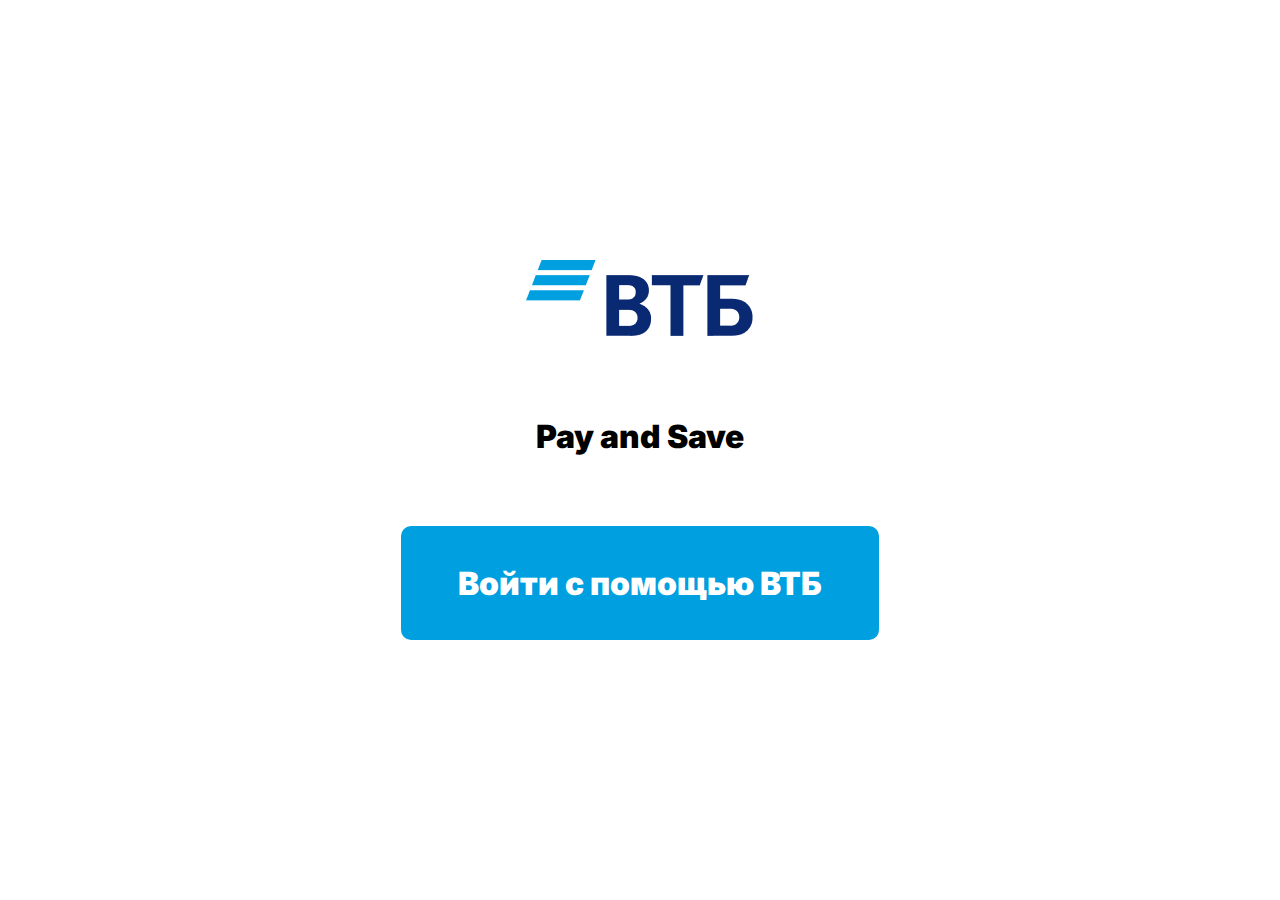
<file: authorization.html>
<!DOCTYPE html>
<html lang="en">
  <head>
    <meta charset="UTF-8" />
    <meta name="viewport" content="width=device-width, initial-scale=1.0" />
    <!-- Подключение нашего листа со стилями -->
    <link rel="stylesheet" href="./css/style.css" />
    <title>VTB</title>
  </head>
  <body class="extra-body">
    <section class="authorization">
      <div class="authorization__wrapper">
        <div class="authorization__body">
          <div class="authorization__header">
            <img
              class="login-img"
              src="./assets/images/icons/logo.png"
              alt="VTB logo"
            />
          </div>
          <p class="authorization-text">Pay and Save</p>
          <button class="authorization-btn" id="authorizationBtn">
            Войти с помощью ВТБ
          </button>
        </div>
      </div>
    </section>

    <script src="./js/authorization.js"></script>
  </body>
</html>
</file>
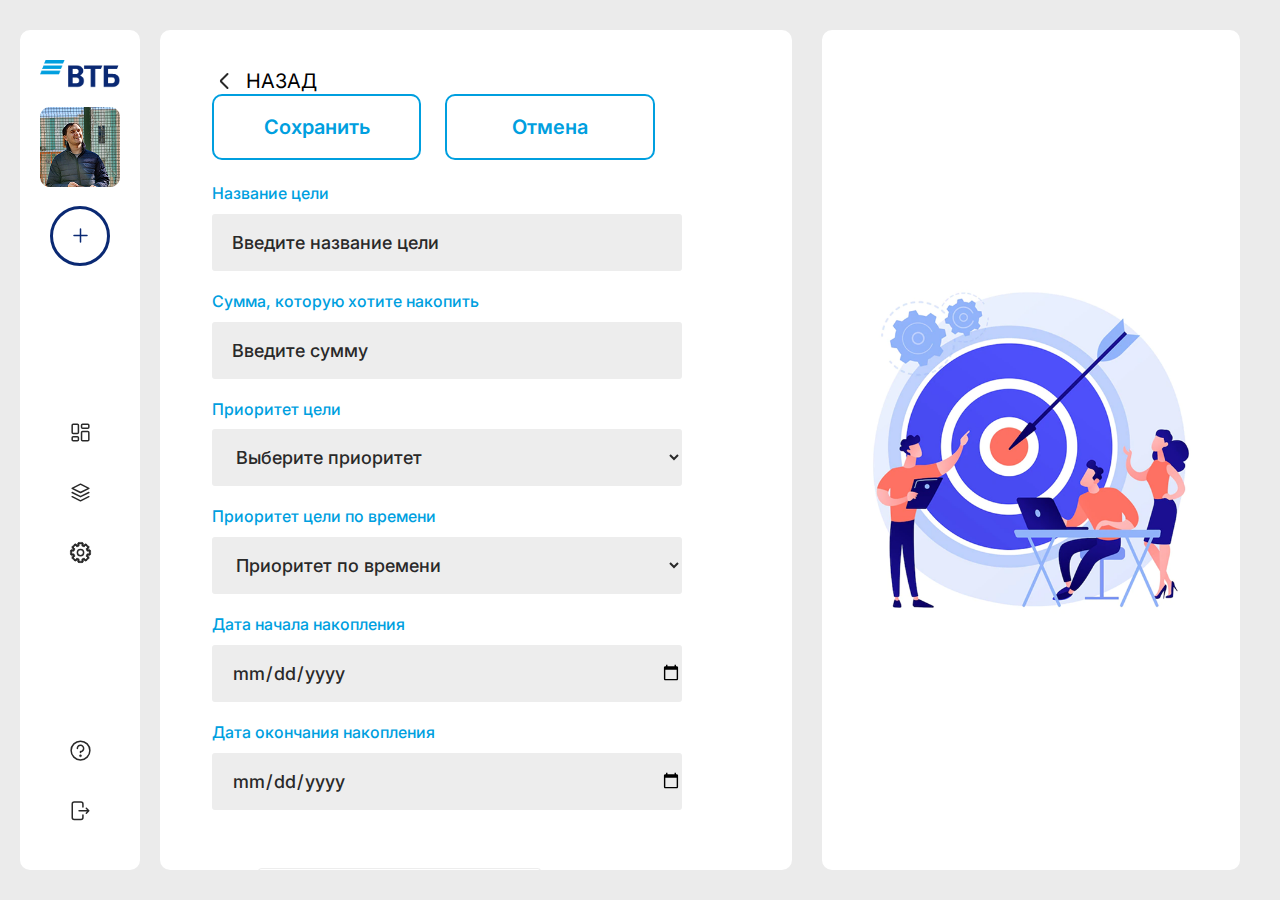
<file: creatinggoal.html>
<!DOCTYPE html>
<html lang="ru">
  <head>
    <meta charset="UTF-8" />
    <meta name="viewport" content="width=device-width, initial-scale=1.0" />
    <title>Создание цели</title>
    <meta name="keywords" content="создание цели" />
    <meta name="description" content="Создание цели." />
    <link rel="stylesheet" href="/css/style.css" />
  </head>
  <body>
    <section class="target">
      <div class="target__wrapper target__wrapper__right">
        <div class="navbar">
          <ul class="navbar__top">
            <li>
              <img
                class="navbar-logo"
                src="./assets/images/icons/logo.png"
                alt="Логотип ВТБ"
              />
            </li>
            <li>
              <img
                src="./assets/images/img/user-pic.jpg"
                alt="Фото пользователя"
              />
            </li>
            <li>
              <div
                class="icon-wrapper add-icon-wrapper"
                data-url="creatinggoal.html"
              >
                <svg
                  class="add-icon"
                  viewBox="0 0 50 50"
                  fill="none"
                  xmlns="http://www.w3.org/2000/svg"
                >
                  <path
                    d="M12 25L25 25M25 25L38 25M25 25V12M25 25L25 38"
                    stroke-width="3"
                    stroke-linecap="round"
                    stroke-linejoin="round"
                  />
                </svg>
                <span class="tooltip">Новая цель</span>
              </div>
            </li>
          </ul>
          <ul class="navbar__middle">
            <li>
              <div
                class="icon-wrapper common-icon-wrapper"
                data-url="index.html"
              >
                <svg
                  class="icon"
                  viewBox="0 0 50 50"
                  fill="none"
                  xmlns="http://www.w3.org/2000/svg"
                >
                  <path
                    d="M27.0833 25C27.0833 23.8494 28.016 22.9167 29.1666 22.9167H39.5833C40.7338 22.9167 41.6666 23.8494 41.6666 25V39.5834C41.6666 40.734 40.7338 41.6667 39.5833 41.6667H29.1666C28.016 41.6667 27.0833 40.734 27.0833 39.5834V25Z"
                    stroke-width="3"
                    stroke-linecap="round"
                  />
                  <path
                    d="M8.33325 10.4167C8.33325 9.26611 9.26599 8.33337 10.4166 8.33337H18.7499C19.9005 8.33337 20.8333 9.26611 20.8333 10.4167V25C20.8333 26.1506 19.9005 27.0834 18.7499 27.0834H10.4166C9.26599 27.0834 8.33325 26.1506 8.33325 25V10.4167Z"
                    stroke-width="3"
                    stroke-linecap="round"
                  />
                  <path
                    d="M8.33325 35.4167C8.33325 34.2661 9.26599 33.3334 10.4166 33.3334H18.7499C19.9005 33.3334 20.8333 34.2661 20.8333 35.4167V39.5834C20.8333 40.734 19.9005 41.6667 18.7499 41.6667H10.4166C9.26599 41.6667 8.33325 40.734 8.33325 39.5834V35.4167Z"
                    stroke-width="3"
                    stroke-linecap="round"
                  />
                  <path
                    d="M27.0833 10.4167C27.0833 9.26611 28.016 8.33337 29.1666 8.33337H39.5833C40.7338 8.33337 41.6666 9.26611 41.6666 10.4167V14.5834C41.6666 15.734 40.7338 16.6667 39.5833 16.6667H29.1666C28.016 16.6667 27.0833 15.734 27.0833 14.5834V10.4167Z"
                    stroke-width="3"
                    stroke-linecap="round"
                  />
                </svg>
                <span class="tooltip">Главная страница</span>
              </div>
            </li>
            <li>
              <div
                class="icon-wrapper common-icon-wrapper"
                data-url="targets.html"
              >
                <svg
                  class="icon"
                  width="50"
                  height="50"
                  viewBox="0 0 50 50"
                  fill="none"
                  xmlns="http://www.w3.org/2000/svg"
                >
                  <path
                    d="M8.3335 16.6667L25.0002 8.33337L41.6668 16.6667L25.0002 25L8.3335 16.6667Z"
                    stroke-width="3"
                    stroke-linecap="round"
                    stroke-linejoin="round"
                  />
                  <path
                    d="M8.3335 25L25.0002 33.3333L41.6668 25"
                    stroke-width="3"
                    stroke-linecap="round"
                    stroke-linejoin="round"
                  />
                  <path
                    d="M8.3335 33.3334L25.0002 41.6667L41.6668 33.3334"
                    stroke-width="3"
                    stroke-linecap="round"
                    stroke-linejoin="round"
                  />
                </svg>
                <span class="tooltip">Цели</span>
              </div>
            </li>
            <li>
              <div
                class="icon-wrapper common-icon-wrapper"
                data-url="settings.html"
              >
                <svg
                  class="settings-icon icon"
                  width="50"
                  height="50"
                  viewBox="0 0 50 50"
                  fill="none"
                  xmlns="http://www.w3.org/2000/svg"
                >
                  <path
                    d="M29.1667 11.0206H27.6667C27.6667 11.6842 28.1028 12.269 28.7388 12.4583L29.1667 11.0206ZM31.9379 12.1695L31.2233 13.4883C31.8069 13.8046 32.5291 13.6996 32.9986 13.2302L31.9379 12.1695ZM34.6049 9.50253L35.6655 10.5632L35.6655 10.5632L34.6049 9.50253ZM36.0191 9.50253L37.0798 8.44187L37.0798 8.44186L36.0191 9.50253ZM40.4974 13.9809L41.5581 12.9202L41.5581 12.9202L40.4974 13.9809ZM40.4974 15.3951L39.4368 14.3344L39.4368 14.3344L40.4974 15.3951ZM37.8305 18.062L36.7698 17.0014C36.3004 17.4708 36.1954 18.193 36.5116 18.7767L37.8305 18.062ZM38.9795 20.8333L37.5418 21.2612C37.7311 21.8973 38.3158 22.3333 38.9795 22.3333V20.8333ZM38.9794 29.1667V27.6667C38.3158 27.6667 37.7311 28.1027 37.5418 28.7388L38.9794 29.1667ZM37.8305 31.9379L36.5117 31.2233C36.1954 31.807 36.3004 32.5292 36.7698 32.9986L37.8305 31.9379ZM40.4974 34.6049L39.4368 35.6656L39.4368 35.6656L40.4974 34.6049ZM40.4974 36.0191L39.4368 34.9585L40.4974 36.0191ZM36.0191 40.4975L37.0798 41.5581H37.0798L36.0191 40.4975ZM34.6049 40.4975L35.6655 39.4368L35.6655 39.4368L34.6049 40.4975ZM31.9379 37.8305L32.9986 36.7698C32.5291 36.3004 31.807 36.1954 31.2233 36.5117L31.9379 37.8305ZM29.1667 38.9794L28.7388 37.5417C28.1028 37.731 27.6667 38.3158 27.6667 38.9794H29.1667ZM20.8334 38.9794H22.3334C22.3334 38.3158 21.8973 37.731 21.2612 37.5417L20.8334 38.9794ZM18.0621 37.8304L18.7767 36.5116C18.193 36.1953 17.4709 36.3003 17.0014 36.7698L18.0621 37.8304ZM15.3951 40.4974L16.4558 41.558L16.4558 41.558L15.3951 40.4974ZM13.9809 40.4974L12.9203 41.558H12.9203L13.9809 40.4974ZM9.50259 36.019L10.5632 34.9584L10.5632 34.9584L9.50259 36.019ZM9.50259 34.6048L8.44193 33.5442L8.44192 33.5442L9.50259 34.6048ZM12.1695 31.9379L13.2302 32.9985C13.6996 32.5291 13.8047 31.8069 13.4884 31.2232L12.1695 31.9379ZM11.0206 29.1667L12.4583 28.7388C12.269 28.1027 11.6842 27.6667 11.0206 27.6667V29.1667ZM11.0206 20.8333V22.3333C11.6842 22.3333 12.269 21.8973 12.4583 21.2612L11.0206 20.8333ZM12.1695 18.0621L13.4884 18.7768C13.8047 18.1931 13.6996 17.4709 13.2302 17.0015L12.1695 18.0621ZM9.50259 15.3952L10.5633 14.3345H10.5633L9.50259 15.3952ZM9.50259 13.981L10.5633 15.0416L9.50259 13.981ZM13.9809 9.50262L12.9203 8.44196L12.9203 8.44196L13.9809 9.50262ZM15.3952 9.50262L16.4558 8.44196L16.4558 8.44196L15.3952 9.50262ZM18.0621 12.1696L17.0014 13.2302C17.4709 13.6997 18.193 13.8047 18.7767 13.4884L18.0621 12.1696ZM20.8334 11.0206L21.2612 12.4583C21.8973 12.269 22.3334 11.6842 22.3334 11.0206H20.8334ZM21.8334 4.75C20.4527 4.75 19.3334 5.86929 19.3334 7.25H22.3334C22.3334 7.52614 22.1095 7.75 21.8334 7.75V4.75ZM28.1667 4.75H21.8334V7.75H28.1667V4.75ZM30.6667 7.25C30.6667 5.86929 29.5474 4.75 28.1667 4.75V7.75C27.8906 7.75 27.6667 7.52614 27.6667 7.25H30.6667ZM30.6667 11.0206V7.25H27.6667V11.0206H30.6667ZM32.6525 10.8507C31.6886 10.3284 30.6651 9.90149 29.5946 9.5829L28.7388 12.4583C29.608 12.717 30.4396 13.0637 31.2233 13.4883L32.6525 10.8507ZM33.5442 8.44187L30.8772 11.1089L32.9986 13.2302L35.6655 10.5632L33.5442 8.44187ZM37.0798 8.44186C36.1034 7.46556 34.5205 7.46555 33.5442 8.44187L35.6655 10.5632C35.4703 10.7585 35.1537 10.7584 34.9584 10.5632L37.0798 8.44186ZM41.5581 12.9202L37.0798 8.44187L34.9584 10.5632L39.4368 15.0415L41.5581 12.9202ZM41.5581 16.4557C42.5344 15.4794 42.5344 13.8965 41.5581 12.9202L39.4368 15.0415C39.2415 14.8463 39.2415 14.5297 39.4368 14.3344L41.5581 16.4557ZM38.8911 19.1227L41.5581 16.4557L39.4368 14.3344L36.7698 17.0014L38.8911 19.1227ZM40.4171 20.4055C40.0985 19.3349 39.6716 18.3113 39.1493 17.3474L36.5116 18.7767C36.9363 19.5604 37.2831 20.392 37.5418 21.2612L40.4171 20.4055ZM38.9795 22.3333H42.75V19.3333H38.9795V22.3333ZM42.75 22.3333C42.4739 22.3333 42.25 22.1095 42.25 21.8333H45.25C45.25 20.4526 44.1307 19.3333 42.75 19.3333V22.3333ZM42.25 21.8333V28.1667H45.25V21.8333H42.25ZM42.25 28.1667C42.25 27.8905 42.4739 27.6667 42.75 27.6667V30.6667C44.1307 30.6667 45.25 29.5474 45.25 28.1667H42.25ZM42.75 27.6667H38.9794V30.6667H42.75V27.6667ZM39.1493 32.6526C39.6716 31.6887 40.0985 30.6651 40.4171 29.5945L37.5418 28.7388C37.2831 29.608 36.9363 30.4396 36.5117 31.2233L39.1493 32.6526ZM41.5581 33.5443L38.8911 30.8773L36.7698 32.9986L39.4368 35.6656L41.5581 33.5443ZM41.5581 37.0798C42.5344 36.1035 42.5344 34.5206 41.5581 33.5442L39.4368 35.6656C39.2415 35.4703 39.2415 35.1537 39.4368 34.9585L41.5581 37.0798ZM37.0798 41.5581L41.5581 37.0798L39.4368 34.9585L34.9584 39.4368L37.0798 41.5581ZM33.5442 41.5581C34.5205 42.5344 36.1034 42.5344 37.0798 41.5581L34.9584 39.4368C35.1537 39.2415 35.4703 39.2415 35.6655 39.4368L33.5442 41.5581ZM30.8772 38.8911L33.5442 41.5581L35.6655 39.4368L32.9986 36.7698L30.8772 38.8911ZM29.5946 40.4171C30.6651 40.0985 31.6887 39.6716 32.6525 39.1493L31.2233 36.5117C30.4396 36.9363 29.608 37.283 28.7388 37.5417L29.5946 40.4171ZM30.6667 42.75V38.9794H27.6667V42.75H30.6667ZM28.1667 45.25C29.5474 45.25 30.6667 44.1307 30.6667 42.75H27.6667C27.6667 42.4739 27.8906 42.25 28.1667 42.25V45.25ZM21.8334 45.25H28.1667V42.25H21.8334V45.25ZM19.3334 42.75C19.3334 44.1307 20.4527 45.25 21.8334 45.25V42.25C22.1095 42.25 22.3334 42.4739 22.3334 42.75H19.3334ZM19.3334 38.9794V42.75H22.3334V38.9794H19.3334ZM17.3474 39.1493C18.3113 39.6716 19.335 40.0985 20.4055 40.4171L21.2612 37.5417C20.392 37.283 19.5604 36.9363 18.7767 36.5116L17.3474 39.1493ZM16.4558 41.558L19.1227 38.8911L17.0014 36.7698L14.3345 39.4367L16.4558 41.558ZM12.9203 41.558C13.8966 42.5343 15.4795 42.5343 16.4558 41.558L14.3345 39.4367C14.5297 39.2415 14.8463 39.2415 15.0416 39.4367L12.9203 41.558ZM8.44192 37.0797L12.9203 41.558L15.0416 39.4367L10.5632 34.9584L8.44192 37.0797ZM8.44192 33.5442C7.46562 34.5205 7.46561 36.1034 8.44193 37.0797L10.5632 34.9584C10.7585 35.1536 10.7585 35.4702 10.5632 35.6655L8.44192 33.5442ZM11.1089 30.8772L8.44193 33.5442L10.5632 35.6655L13.2302 32.9985L11.1089 30.8772ZM9.58293 29.5945C9.90152 30.665 10.3284 31.6886 10.8507 32.6525L13.4884 31.2232C13.0637 30.4396 12.717 29.608 12.4583 28.7388L9.58293 29.5945ZM11.0206 27.6667H7.25V30.6667H11.0206V27.6667ZM7.25 27.6667C7.52614 27.6667 7.75 27.8905 7.75 28.1667H4.75C4.75 29.5474 5.86928 30.6667 7.25 30.6667V27.6667ZM7.75 28.1667V21.8333H4.75V28.1667H7.75ZM7.75 21.8333C7.75 22.1095 7.52614 22.3333 7.25 22.3333V19.3333C5.86929 19.3333 4.75 20.4526 4.75 21.8333H7.75ZM7.25 22.3333H11.0206V19.3333H7.25V22.3333ZM10.8507 17.3475C10.3284 18.3114 9.90153 19.335 9.58293 20.4055L12.4583 21.2612C12.717 20.392 13.0637 19.5604 13.4884 18.7768L10.8507 17.3475ZM8.44193 16.4558L11.1089 19.1228L13.2302 17.0015L10.5633 14.3345L8.44193 16.4558ZM8.44193 12.9203C7.46563 13.8966 7.46562 15.4795 8.44193 16.4558L10.5633 14.3345C10.7585 14.5298 10.7585 14.8464 10.5633 15.0416L8.44193 12.9203ZM12.9203 8.44196L8.44193 12.9203L10.5633 15.0416L15.0416 10.5633L12.9203 8.44196ZM16.4558 8.44196C15.4795 7.46565 13.8966 7.46565 12.9203 8.44196L15.0416 10.5633C14.8463 10.7585 14.5298 10.7585 14.3345 10.5633L16.4558 8.44196ZM19.1228 11.1089L16.4558 8.44196L14.3345 10.5633L17.0014 13.2302L19.1228 11.1089ZM20.4055 9.5829C19.335 9.9015 18.3114 10.3284 17.3474 10.8507L18.7767 13.4884C19.5604 13.0637 20.392 12.717 21.2612 12.4583L20.4055 9.5829ZM19.3334 7.25V11.0206H22.3334V7.25H19.3334Z"
                  />
                  <circle
                    cx="25"
                    cy="25"
                    r="6.25"
                    stroke-width="3"
                    stroke-linecap="round"
                    stroke-linejoin="round"
                  />
                </svg>
                <span class="tooltip">Настройки</span>
              </div>
            </li>
          </ul>
          <ul class="navbar__bottom">
            <li>
              <div
                class="icon-wrapper common-icon-wrapper"
                data-url="help.html"
              >
                <svg
                  class="help-icon icon"
                  width="50"
                  height="50"
                  viewBox="0 0 50 50"
                  fill="none"
                  xmlns="http://www.w3.org/2000/svg"
                >
                  <path
                    d="M18.75 20.8333C18.75 19.5972 19.1166 18.3888 19.8033 17.361C20.4901 16.3332 21.4662 15.5321 22.6082 15.0591C23.7503 14.586 25.0069 14.4623 26.2193 14.7034C27.4317 14.9446 28.5453 15.5398 29.4194 16.4139C30.2935 17.288 30.8888 18.4016 31.1299 19.614C31.3711 20.8264 31.2473 22.0831 30.7742 23.2251C30.3012 24.3671 29.5001 25.3433 28.4723 26.03C27.4445 26.7168 26.2361 27.0833 25 27.0833V29.1667M43.75 25C43.75 35.3553 35.3553 43.75 25 43.75C14.6447 43.75 6.25 35.3553 6.25 25C6.25 14.6447 14.6447 6.25 25 6.25C35.3553 6.25 43.75 14.6447 43.75 25Z"
                    stroke-width="3"
                    stroke-linecap="round"
                    stroke-linejoin="round"
                  />
                  <circle cx="24.9998" cy="35.4167" r="2.08333" />
                </svg>
                <span class="tooltip">Помощь</span>
              </div>
            </li>
            <li>
              <div
                class="icon-wrapper common-icon-wrapper"
                data-url="authorization.html"
              >
                <svg
                  class="icon"
                  width="50"
                  height="50"
                  viewBox="0 0 50 50"
                  fill="none"
                  xmlns="http://www.w3.org/2000/svg"
                >
                  <path
                    d="M29.8529 34.2059V39.0588C29.8529 41.203 28.1148 42.9412 25.9706 42.9412H12.3824C10.2382 42.9412 8.5 41.203 8.5 39.0588V11.8824C8.5 9.73819 10.2382 8 12.3824 8H25.9706C28.1148 8 29.8529 9.73819 29.8529 11.8824V17.8272M22.0882 25.4706H41.5M41.5 25.4706L36.6471 20.6176M41.5 25.4706L36.6471 30.3235"
                    stroke-width="3"
                    stroke-linecap="round"
                    stroke-linejoin="round"
                  />
                </svg>
                <span class="tooltip">Выход</span>
              </div>
            </li>
          </ul>
        </div>
        <section class="creatingGoal__main-wrapper">
          <div class="creatingGoal__inputs-container">
            <div class="creatingGoal__inputs-container__buttons">
              <button
                class="creatingGoal__buttons__goBackButton"
                id="backButton"
              >
                <img
                  class="creatingGoal__buttons_goBackButton__icon"
                  src="./assets/images/icons/Chevron Left.svg"
                  alt="Кнопка «Назад»"
                />
                Назад
              </button>
              <div class="creatingGoal__buttons__subcontainer">
                <button
                  type="submit"
                  class="creatingGoal__buttons_saveButton"
                  id="saveGoalBtn"
                >
                  Сохранить
                </button>
                <button
                  type="reset"
                  class="creatingGoal__buttons_cancelButton"
                  id="cancelGoalBtn"
                >
                  Отмена
                </button>
              </div>
            </div>
            <div class="creatingGoal__inputs-container__inputs">
              <div class="creatingGoal__inputs__subcontainer__textInputs">
                <form id="targetForm">
                  <label class="creatingGoal__inputs__label" for="targetName"
                    >Название цели</label
                  >
                  <input
                    class="creatingGoal__inputs__inputItem"
                    type="text"
                    id="targetName"
                    name="targetName"
                    placeholder="Введите название цели"
                    required
                  />

                  <label class="creatingGoal__inputs__label" for="targetAmount"
                    >Сумма, которую хотите накопить</label
                  >
                  <input
                    class="creatingGoal__inputs__inputItem"
                    type="number"
                    id="targetAmount"
                    name="targetAmount"
                    min="0"
                    placeholder="Введите сумму"
                    required
                  />

                  <label class="creatingGoal__inputs__label" for="priorityLevel"
                    >Приоритет цели</label
                  >
                  <select
                    class="creatingGoal__inputs__inputItem"
                    id="priorityLevel"
                    type="text"
                    name="priorityLevel"
                  >
                    <option hidden value="">Выберите приоритет</option>
                    <option value="high">Высокий</option>
                    <option value="average">Средний</option>
                    <option value="low">Низкий</option>
                  </select>

                  <label class="creatingGoal__inputs__label" for="priorityTime"
                    >Приоритет цели по времени</label
                  >
                  <select
                    class="creatingGoal__inputs__inputItem"
                    id="priorityTime"
                    type="text"
                    name="priorityTime"
                  >
                    <option hidden value="">Приоритет по времени</option>
                    <option value="shortTerm">Краткосрочная</option>
                    <option value="longTerm">Долгосрочная</option>
                  </select>

                  <label class="creatingGoal__inputs__label" for="startDate"
                    >Дата начала накопления</label
                  >
                  <input
                    class="creatingGoal__inputs__inputItem"
                    type="date"
                    id="startDate"
                    name="startDate"
                    placeholder="Выберите дату"
                    required
                  />

                  <label class="creatingGoal__inputs__label" for="endDate"
                    >Дата окончания накопления</label
                  >
                  <input
                    class="creatingGoal__inputs__inputItem"
                    type="date"
                    id="endDate"
                    name="endDate"
                    placeholder="Выберите дату"
                    required
                  />
                </form>
              </div>

              <div class="creatingGoal__inputs__subcontainer__textInputs">
                <label
                  class="creatingGoal__inputs__imageDownloadContainer"
                  for="targetImage"
                >
                  <input
                    type="file"
                    class="creatingGoal__inputs__imageDownload"
                    id="targetImage"
                    name="targetImage"
                    accept="image/*"
                  />
                  <img
                    id="previewImage"
                    class="creatingGoal__inputs__imageDownloadContainer__img"
                    src="./assets/images/img/default-image.png"
                  />
                </label>
              </div>
            </div>
          </div>

          <div class="creatingGoal__img-container">
            <img
              class="creatingGoal__img-container__img"
              src="/assets/images/img/background.png"
              alt="Достигайте целей с ВТБ!"
            />
          </div>
        </section>
      </div>
    </section>
    <script src="/js/creatinggoal.js"></script>
  </body>
</html>
</file>
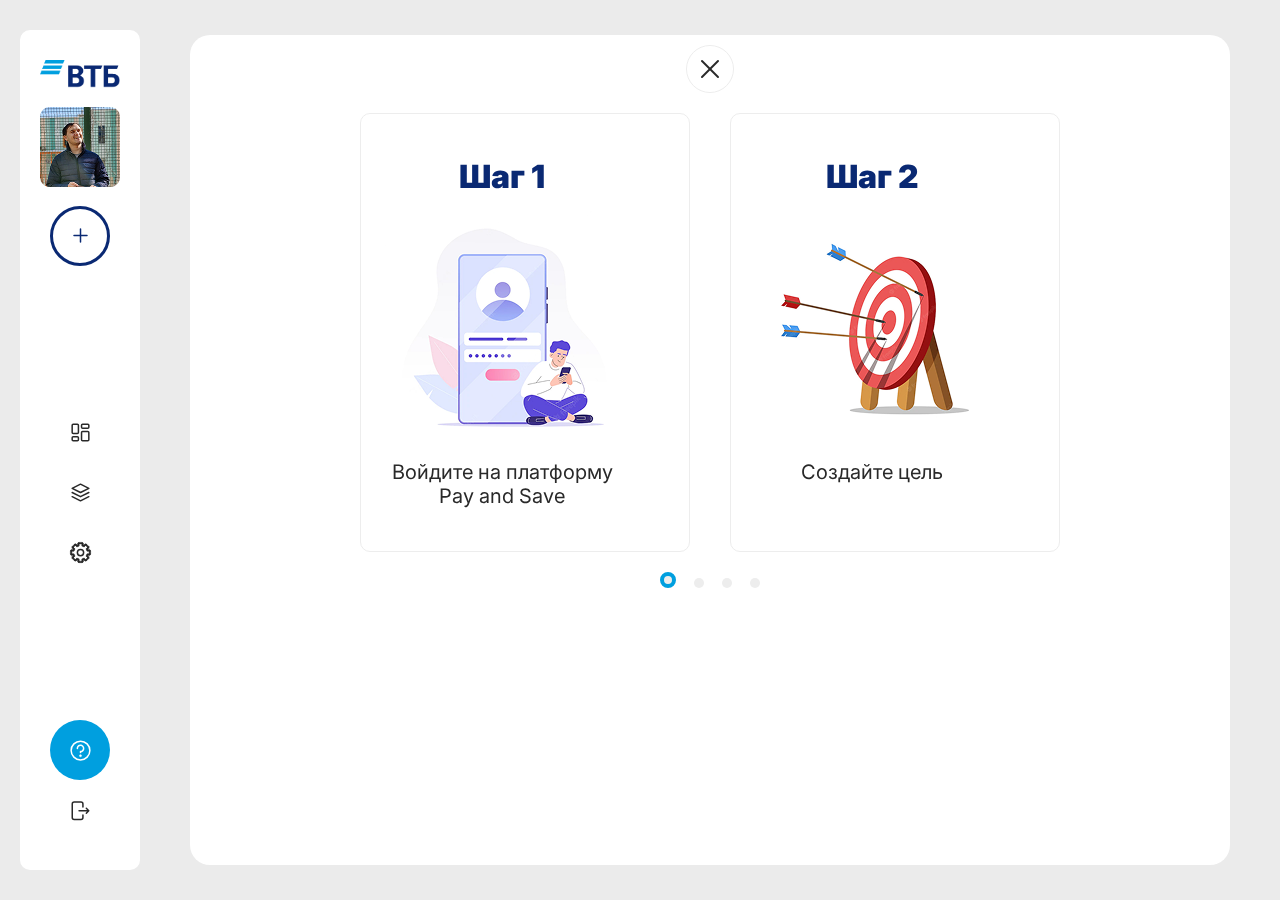
<file: help.html>
<!DOCTYPE html>
<html lang="ru">
  <head>
    <meta charset="UTF-8" />
    <meta name="viewport" content="width=device-width, initial-scale=1.0" />
    <title>Помощь</title>
    <meta name="keywords" content="помощь" />
    <meta name="description" content="Помощь." />
    <link rel="stylesheet" href="/css/style.css" />
  </head>
  <body>
    <section class="help">
      <!-- <div class="target__wrapper__help target__wrapper__right"> -->
      <div class="navbar">
        <ul class="navbar__top">
          <li>
            <img
              class="navbar-logo"
              src="./assets/images/icons/logo.png"
              alt="Логотип ВТБ"
            />
          </li>
          <li>
            <img
              src="./assets/images/img/user-pic.jpg"
              alt="Фото пользователя"
            />
          </li>
          <li>
            <div
              class="icon-wrapper add-icon-wrapper"
              data-url="creatinggoal.html"
            >
              <svg
                class="add-icon"
                viewBox="0 0 50 50"
                fill="none"
                xmlns="http://www.w3.org/2000/svg"
              >
                <path
                  d="M12 25L25 25M25 25L38 25M25 25V12M25 25L25 38"
                  stroke-width="3"
                  stroke-linecap="round"
                  stroke-linejoin="round"
                />
              </svg>
              <span class="tooltip">Новая цель</span>
            </div>
          </li>
        </ul>
        <ul class="navbar__middle">
          <li>
            <div class="icon-wrapper common-icon-wrapper" data-url="index.html">
              <svg
                class="icon"
                viewBox="0 0 50 50"
                fill="none"
                xmlns="http://www.w3.org/2000/svg"
              >
                <path
                  d="M27.0833 25C27.0833 23.8494 28.016 22.9167 29.1666 22.9167H39.5833C40.7338 22.9167 41.6666 23.8494 41.6666 25V39.5834C41.6666 40.734 40.7338 41.6667 39.5833 41.6667H29.1666C28.016 41.6667 27.0833 40.734 27.0833 39.5834V25Z"
                  stroke-width="3"
                  stroke-linecap="round"
                />
                <path
                  d="M8.33325 10.4167C8.33325 9.26611 9.26599 8.33337 10.4166 8.33337H18.7499C19.9005 8.33337 20.8333 9.26611 20.8333 10.4167V25C20.8333 26.1506 19.9005 27.0834 18.7499 27.0834H10.4166C9.26599 27.0834 8.33325 26.1506 8.33325 25V10.4167Z"
                  stroke-width="3"
                  stroke-linecap="round"
                />
                <path
                  d="M8.33325 35.4167C8.33325 34.2661 9.26599 33.3334 10.4166 33.3334H18.7499C19.9005 33.3334 20.8333 34.2661 20.8333 35.4167V39.5834C20.8333 40.734 19.9005 41.6667 18.7499 41.6667H10.4166C9.26599 41.6667 8.33325 40.734 8.33325 39.5834V35.4167Z"
                  stroke-width="3"
                  stroke-linecap="round"
                />
                <path
                  d="M27.0833 10.4167C27.0833 9.26611 28.016 8.33337 29.1666 8.33337H39.5833C40.7338 8.33337 41.6666 9.26611 41.6666 10.4167V14.5834C41.6666 15.734 40.7338 16.6667 39.5833 16.6667H29.1666C28.016 16.6667 27.0833 15.734 27.0833 14.5834V10.4167Z"
                  stroke-width="3"
                  stroke-linecap="round"
                />
              </svg>
              <span class="tooltip">Главная страница</span>
            </div>
          </li>
          <li>
            <div
              class="icon-wrapper common-icon-wrapper"
              data-url="targets.html"
            >
              <svg
                class="icon"
                width="50"
                height="50"
                viewBox="0 0 50 50"
                fill="none"
                xmlns="http://www.w3.org/2000/svg"
              >
                <path
                  d="M8.3335 16.6667L25.0002 8.33337L41.6668 16.6667L25.0002 25L8.3335 16.6667Z"
                  stroke-width="3"
                  stroke-linecap="round"
                  stroke-linejoin="round"
                />
                <path
                  d="M8.3335 25L25.0002 33.3333L41.6668 25"
                  stroke-width="3"
                  stroke-linecap="round"
                  stroke-linejoin="round"
                />
                <path
                  d="M8.3335 33.3334L25.0002 41.6667L41.6668 33.3334"
                  stroke-width="3"
                  stroke-linecap="round"
                  stroke-linejoin="round"
                />
              </svg>
              <span class="tooltip">Цели</span>
            </div>
          </li>
          <li>
            <div
              class="icon-wrapper common-icon-wrapper"
              data-url="settings.html"
            >
              <svg
                class="settings-icon icon"
                width="50"
                height="50"
                viewBox="0 0 50 50"
                fill="none"
                xmlns="http://www.w3.org/2000/svg"
              >
                <path
                  d="M29.1667 11.0206H27.6667C27.6667 11.6842 28.1028 12.269 28.7388 12.4583L29.1667 11.0206ZM31.9379 12.1695L31.2233 13.4883C31.8069 13.8046 32.5291 13.6996 32.9986 13.2302L31.9379 12.1695ZM34.6049 9.50253L35.6655 10.5632L35.6655 10.5632L34.6049 9.50253ZM36.0191 9.50253L37.0798 8.44187L37.0798 8.44186L36.0191 9.50253ZM40.4974 13.9809L41.5581 12.9202L41.5581 12.9202L40.4974 13.9809ZM40.4974 15.3951L39.4368 14.3344L39.4368 14.3344L40.4974 15.3951ZM37.8305 18.062L36.7698 17.0014C36.3004 17.4708 36.1954 18.193 36.5116 18.7767L37.8305 18.062ZM38.9795 20.8333L37.5418 21.2612C37.7311 21.8973 38.3158 22.3333 38.9795 22.3333V20.8333ZM38.9794 29.1667V27.6667C38.3158 27.6667 37.7311 28.1027 37.5418 28.7388L38.9794 29.1667ZM37.8305 31.9379L36.5117 31.2233C36.1954 31.807 36.3004 32.5292 36.7698 32.9986L37.8305 31.9379ZM40.4974 34.6049L39.4368 35.6656L39.4368 35.6656L40.4974 34.6049ZM40.4974 36.0191L39.4368 34.9585L40.4974 36.0191ZM36.0191 40.4975L37.0798 41.5581H37.0798L36.0191 40.4975ZM34.6049 40.4975L35.6655 39.4368L35.6655 39.4368L34.6049 40.4975ZM31.9379 37.8305L32.9986 36.7698C32.5291 36.3004 31.807 36.1954 31.2233 36.5117L31.9379 37.8305ZM29.1667 38.9794L28.7388 37.5417C28.1028 37.731 27.6667 38.3158 27.6667 38.9794H29.1667ZM20.8334 38.9794H22.3334C22.3334 38.3158 21.8973 37.731 21.2612 37.5417L20.8334 38.9794ZM18.0621 37.8304L18.7767 36.5116C18.193 36.1953 17.4709 36.3003 17.0014 36.7698L18.0621 37.8304ZM15.3951 40.4974L16.4558 41.558L16.4558 41.558L15.3951 40.4974ZM13.9809 40.4974L12.9203 41.558H12.9203L13.9809 40.4974ZM9.50259 36.019L10.5632 34.9584L10.5632 34.9584L9.50259 36.019ZM9.50259 34.6048L8.44193 33.5442L8.44192 33.5442L9.50259 34.6048ZM12.1695 31.9379L13.2302 32.9985C13.6996 32.5291 13.8047 31.8069 13.4884 31.2232L12.1695 31.9379ZM11.0206 29.1667L12.4583 28.7388C12.269 28.1027 11.6842 27.6667 11.0206 27.6667V29.1667ZM11.0206 20.8333V22.3333C11.6842 22.3333 12.269 21.8973 12.4583 21.2612L11.0206 20.8333ZM12.1695 18.0621L13.4884 18.7768C13.8047 18.1931 13.6996 17.4709 13.2302 17.0015L12.1695 18.0621ZM9.50259 15.3952L10.5633 14.3345H10.5633L9.50259 15.3952ZM9.50259 13.981L10.5633 15.0416L9.50259 13.981ZM13.9809 9.50262L12.9203 8.44196L12.9203 8.44196L13.9809 9.50262ZM15.3952 9.50262L16.4558 8.44196L16.4558 8.44196L15.3952 9.50262ZM18.0621 12.1696L17.0014 13.2302C17.4709 13.6997 18.193 13.8047 18.7767 13.4884L18.0621 12.1696ZM20.8334 11.0206L21.2612 12.4583C21.8973 12.269 22.3334 11.6842 22.3334 11.0206H20.8334ZM21.8334 4.75C20.4527 4.75 19.3334 5.86929 19.3334 7.25H22.3334C22.3334 7.52614 22.1095 7.75 21.8334 7.75V4.75ZM28.1667 4.75H21.8334V7.75H28.1667V4.75ZM30.6667 7.25C30.6667 5.86929 29.5474 4.75 28.1667 4.75V7.75C27.8906 7.75 27.6667 7.52614 27.6667 7.25H30.6667ZM30.6667 11.0206V7.25H27.6667V11.0206H30.6667ZM32.6525 10.8507C31.6886 10.3284 30.6651 9.90149 29.5946 9.5829L28.7388 12.4583C29.608 12.717 30.4396 13.0637 31.2233 13.4883L32.6525 10.8507ZM33.5442 8.44187L30.8772 11.1089L32.9986 13.2302L35.6655 10.5632L33.5442 8.44187ZM37.0798 8.44186C36.1034 7.46556 34.5205 7.46555 33.5442 8.44187L35.6655 10.5632C35.4703 10.7585 35.1537 10.7584 34.9584 10.5632L37.0798 8.44186ZM41.5581 12.9202L37.0798 8.44187L34.9584 10.5632L39.4368 15.0415L41.5581 12.9202ZM41.5581 16.4557C42.5344 15.4794 42.5344 13.8965 41.5581 12.9202L39.4368 15.0415C39.2415 14.8463 39.2415 14.5297 39.4368 14.3344L41.5581 16.4557ZM38.8911 19.1227L41.5581 16.4557L39.4368 14.3344L36.7698 17.0014L38.8911 19.1227ZM40.4171 20.4055C40.0985 19.3349 39.6716 18.3113 39.1493 17.3474L36.5116 18.7767C36.9363 19.5604 37.2831 20.392 37.5418 21.2612L40.4171 20.4055ZM38.9795 22.3333H42.75V19.3333H38.9795V22.3333ZM42.75 22.3333C42.4739 22.3333 42.25 22.1095 42.25 21.8333H45.25C45.25 20.4526 44.1307 19.3333 42.75 19.3333V22.3333ZM42.25 21.8333V28.1667H45.25V21.8333H42.25ZM42.25 28.1667C42.25 27.8905 42.4739 27.6667 42.75 27.6667V30.6667C44.1307 30.6667 45.25 29.5474 45.25 28.1667H42.25ZM42.75 27.6667H38.9794V30.6667H42.75V27.6667ZM39.1493 32.6526C39.6716 31.6887 40.0985 30.6651 40.4171 29.5945L37.5418 28.7388C37.2831 29.608 36.9363 30.4396 36.5117 31.2233L39.1493 32.6526ZM41.5581 33.5443L38.8911 30.8773L36.7698 32.9986L39.4368 35.6656L41.5581 33.5443ZM41.5581 37.0798C42.5344 36.1035 42.5344 34.5206 41.5581 33.5442L39.4368 35.6656C39.2415 35.4703 39.2415 35.1537 39.4368 34.9585L41.5581 37.0798ZM37.0798 41.5581L41.5581 37.0798L39.4368 34.9585L34.9584 39.4368L37.0798 41.5581ZM33.5442 41.5581C34.5205 42.5344 36.1034 42.5344 37.0798 41.5581L34.9584 39.4368C35.1537 39.2415 35.4703 39.2415 35.6655 39.4368L33.5442 41.5581ZM30.8772 38.8911L33.5442 41.5581L35.6655 39.4368L32.9986 36.7698L30.8772 38.8911ZM29.5946 40.4171C30.6651 40.0985 31.6887 39.6716 32.6525 39.1493L31.2233 36.5117C30.4396 36.9363 29.608 37.283 28.7388 37.5417L29.5946 40.4171ZM30.6667 42.75V38.9794H27.6667V42.75H30.6667ZM28.1667 45.25C29.5474 45.25 30.6667 44.1307 30.6667 42.75H27.6667C27.6667 42.4739 27.8906 42.25 28.1667 42.25V45.25ZM21.8334 45.25H28.1667V42.25H21.8334V45.25ZM19.3334 42.75C19.3334 44.1307 20.4527 45.25 21.8334 45.25V42.25C22.1095 42.25 22.3334 42.4739 22.3334 42.75H19.3334ZM19.3334 38.9794V42.75H22.3334V38.9794H19.3334ZM17.3474 39.1493C18.3113 39.6716 19.335 40.0985 20.4055 40.4171L21.2612 37.5417C20.392 37.283 19.5604 36.9363 18.7767 36.5116L17.3474 39.1493ZM16.4558 41.558L19.1227 38.8911L17.0014 36.7698L14.3345 39.4367L16.4558 41.558ZM12.9203 41.558C13.8966 42.5343 15.4795 42.5343 16.4558 41.558L14.3345 39.4367C14.5297 39.2415 14.8463 39.2415 15.0416 39.4367L12.9203 41.558ZM8.44192 37.0797L12.9203 41.558L15.0416 39.4367L10.5632 34.9584L8.44192 37.0797ZM8.44192 33.5442C7.46562 34.5205 7.46561 36.1034 8.44193 37.0797L10.5632 34.9584C10.7585 35.1536 10.7585 35.4702 10.5632 35.6655L8.44192 33.5442ZM11.1089 30.8772L8.44193 33.5442L10.5632 35.6655L13.2302 32.9985L11.1089 30.8772ZM9.58293 29.5945C9.90152 30.665 10.3284 31.6886 10.8507 32.6525L13.4884 31.2232C13.0637 30.4396 12.717 29.608 12.4583 28.7388L9.58293 29.5945ZM11.0206 27.6667H7.25V30.6667H11.0206V27.6667ZM7.25 27.6667C7.52614 27.6667 7.75 27.8905 7.75 28.1667H4.75C4.75 29.5474 5.86928 30.6667 7.25 30.6667V27.6667ZM7.75 28.1667V21.8333H4.75V28.1667H7.75ZM7.75 21.8333C7.75 22.1095 7.52614 22.3333 7.25 22.3333V19.3333C5.86929 19.3333 4.75 20.4526 4.75 21.8333H7.75ZM7.25 22.3333H11.0206V19.3333H7.25V22.3333ZM10.8507 17.3475C10.3284 18.3114 9.90153 19.335 9.58293 20.4055L12.4583 21.2612C12.717 20.392 13.0637 19.5604 13.4884 18.7768L10.8507 17.3475ZM8.44193 16.4558L11.1089 19.1228L13.2302 17.0015L10.5633 14.3345L8.44193 16.4558ZM8.44193 12.9203C7.46563 13.8966 7.46562 15.4795 8.44193 16.4558L10.5633 14.3345C10.7585 14.5298 10.7585 14.8464 10.5633 15.0416L8.44193 12.9203ZM12.9203 8.44196L8.44193 12.9203L10.5633 15.0416L15.0416 10.5633L12.9203 8.44196ZM16.4558 8.44196C15.4795 7.46565 13.8966 7.46565 12.9203 8.44196L15.0416 10.5633C14.8463 10.7585 14.5298 10.7585 14.3345 10.5633L16.4558 8.44196ZM19.1228 11.1089L16.4558 8.44196L14.3345 10.5633L17.0014 13.2302L19.1228 11.1089ZM20.4055 9.5829C19.335 9.9015 18.3114 10.3284 17.3474 10.8507L18.7767 13.4884C19.5604 13.0637 20.392 12.717 21.2612 12.4583L20.4055 9.5829ZM19.3334 7.25V11.0206H22.3334V7.25H19.3334Z"
                />
                <circle
                  cx="25"
                  cy="25"
                  r="6.25"
                  stroke-width="3"
                  stroke-linecap="round"
                  stroke-linejoin="round"
                />
              </svg>
              <span class="tooltip">Настройки</span>
            </div>
          </li>
        </ul>
        <ul class="navbar__bottom">
          <li>
            <div class="icon-wrapper common-icon-wrapper" data-url="help.html">
              <svg
                class="help-icon icon"
                width="50"
                height="50"
                viewBox="0 0 50 50"
                fill="none"
                xmlns="http://www.w3.org/2000/svg"
              >
                <path
                  d="M18.75 20.8333C18.75 19.5972 19.1166 18.3888 19.8033 17.361C20.4901 16.3332 21.4662 15.5321 22.6082 15.0591C23.7503 14.586 25.0069 14.4623 26.2193 14.7034C27.4317 14.9446 28.5453 15.5398 29.4194 16.4139C30.2935 17.288 30.8888 18.4016 31.1299 19.614C31.3711 20.8264 31.2473 22.0831 30.7742 23.2251C30.3012 24.3671 29.5001 25.3433 28.4723 26.03C27.4445 26.7168 26.2361 27.0833 25 27.0833V29.1667M43.75 25C43.75 35.3553 35.3553 43.75 25 43.75C14.6447 43.75 6.25 35.3553 6.25 25C6.25 14.6447 14.6447 6.25 25 6.25C35.3553 6.25 43.75 14.6447 43.75 25Z"
                  stroke-width="3"
                  stroke-linecap="round"
                  stroke-linejoin="round"
                />
                <circle cx="24.9998" cy="35.4167" r="2.08333" />
              </svg>
              <span class="tooltip">Помощь</span>
            </div>
          </li>
          <li>
            <div
              class="icon-wrapper common-icon-wrapper"
              data-url="authorization.html"
            >
              <svg
                class="icon"
                width="50"
                height="50"
                viewBox="0 0 50 50"
                fill="none"
                xmlns="http://www.w3.org/2000/svg"
              >
                <path
                  d="M29.8529 34.2059V39.0588C29.8529 41.203 28.1148 42.9412 25.9706 42.9412H12.3824C10.2382 42.9412 8.5 41.203 8.5 39.0588V11.8824C8.5 9.73819 10.2382 8 12.3824 8H25.9706C28.1148 8 29.8529 9.73819 29.8529 11.8824V17.8272M22.0882 25.4706H41.5M41.5 25.4706L36.6471 20.6176M41.5 25.4706L36.6471 30.3235"
                  stroke-width="3"
                  stroke-linecap="round"
                  stroke-linejoin="round"
                />
              </svg>
              <span class="tooltip">Выход</span>
            </div>
          </li>
        </ul>
      </div>
      <div class="help__main-wrapper">
        <div class="help__cancel">
          <img
            class="help__cancel__img"
            src="/assets/images/icons/help__cancel-icon.svg"
            alt="Закрыть"
            id="helpClose"
          />
        </div>
        <div class="help__gallery">
          <div class="help__gallery__card">
            <div class="help__card__container">
              <h2 class="help__card__title">Шаг 1</h2>
              <img
                class="help__card__img"
                src="/assets/images/img/help_card_step1.png"
                alt="Шаг 1. Войдите на платформу"
              />
              <p class="help__card__paragraph">
                Войдите на платформу Pay and Save
              </p>
            </div>
          </div>

          <div class="help__gallery__card">
            <div class="help__card__container">
              <h2 class="help__card__title">Шаг 2</h2>
              <img
                class="help__card__img"
                src="/assets/images/img/help_card_step2.png"
                alt="Шаг 2. Создайте цель"
              />
              <p class="help__card__paragraph">Создайте цель</p>
            </div>
          </div>

          <div class="help__gallery__card">
            <div class="help__card__container">
              <h2 class="help__card__title">Шаг 3</h2>
              <img
                class="help__card__img"
                src="/assets/images/img/help_card_step3.png"
                alt="Шаг 3. Настройте списание средств"
              />
              <p class="help__card__paragraph">Настройте списание средств</p>
            </div>
          </div>

          <div class="help__gallery__card">
            <div class="help__card__container">
              <h2 class="help__card__title">Шаг 4</h2>
              <img
                class="help__card__img"
                src="/assets/images/img/help_card_step4.png"
                alt="Шаг 4. Выполните цель"
              />
              <p class="help__card__paragraph">Выполните цель</p>
            </div>
          </div>
        </div>
        <div class="help__gallery__dots">
          <span class="dot" data-index="0"></span>
          <span class="dot" data-index="1"></span>
          <span class="dot" data-index="2"></span>
          <span class="dot" data-index="3"></span>
        </div>
      </div>
      <!-- </div> -->
    </section>
    <script src="./js/help.js"></script>
  </body>
</html>
</file>
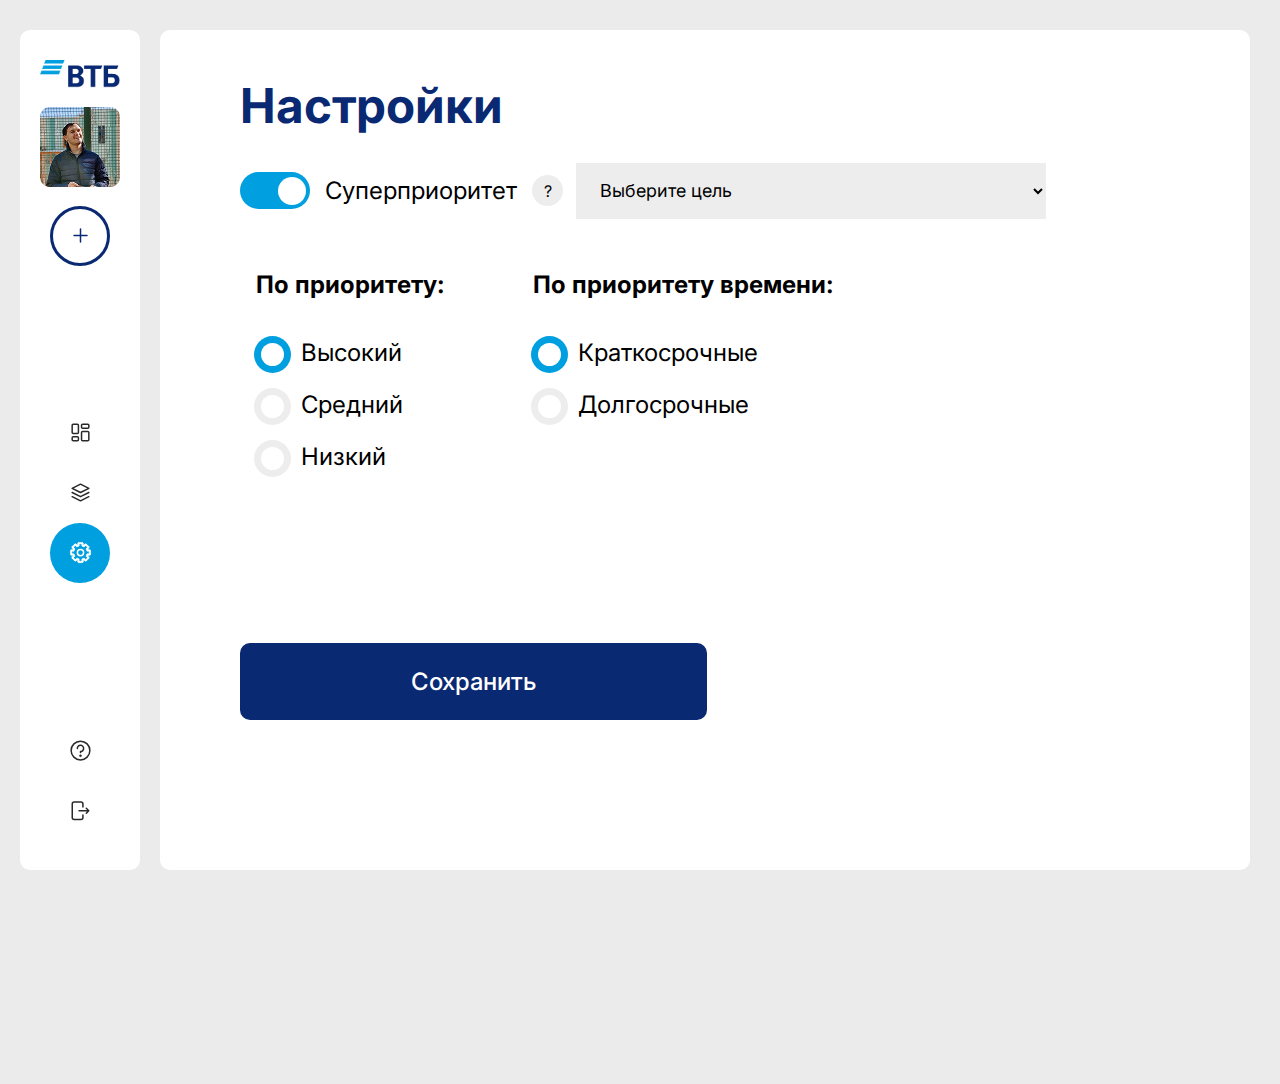
<file: settings.html>
<!DOCTYPE html>
<html lang="ru">
  <head>
    <meta charset="UTF-8" />
    <meta name="viewport" content="width=device-width, initial-scale=1.0" />
    <title>Настройки</title>
    <meta name="keywords" content="настройки" />
    <meta name="description" content="Настройки." />
    <link rel="stylesheet" href="/css/style.css" />
  </head>
  <body>
    <section class="target">
      <div class="settings__wrapper target__wrapper target__wrapper__right">
        <div class="navbar">
          <ul class="navbar__top">
            <li>
              <img
                class="navbar-logo"
                src="./assets/images/icons/logo.png"
                alt="Логотип ВТБ"
              />
            </li>
            <li>
              <img
                src="./assets/images/img/user-pic.jpg"
                alt="Фото пользователя"
              />
            </li>
            <li>
              <div
                class="icon-wrapper add-icon-wrapper"
                data-url="creatinggoal.html"
              >
                <svg
                  class="add-icon"
                  viewBox="0 0 50 50"
                  fill="none"
                  xmlns="http://www.w3.org/2000/svg"
                >
                  <path
                    d="M12 25L25 25M25 25L38 25M25 25V12M25 25L25 38"
                    stroke-width="3"
                    stroke-linecap="round"
                    stroke-linejoin="round"
                  />
                </svg>
                <span class="tooltip">Новая цель</span>
              </div>
            </li>
          </ul>
          <ul class="navbar__middle">
            <li>
              <div
                class="icon-wrapper common-icon-wrapper"
                data-url="index.html"
              >
                <svg
                  class="icon"
                  viewBox="0 0 50 50"
                  fill="none"
                  xmlns="http://www.w3.org/2000/svg"
                >
                  <path
                    d="M27.0833 25C27.0833 23.8494 28.016 22.9167 29.1666 22.9167H39.5833C40.7338 22.9167 41.6666 23.8494 41.6666 25V39.5834C41.6666 40.734 40.7338 41.6667 39.5833 41.6667H29.1666C28.016 41.6667 27.0833 40.734 27.0833 39.5834V25Z"
                    stroke-width="3"
                    stroke-linecap="round"
                  />
                  <path
                    d="M8.33325 10.4167C8.33325 9.26611 9.26599 8.33337 10.4166 8.33337H18.7499C19.9005 8.33337 20.8333 9.26611 20.8333 10.4167V25C20.8333 26.1506 19.9005 27.0834 18.7499 27.0834H10.4166C9.26599 27.0834 8.33325 26.1506 8.33325 25V10.4167Z"
                    stroke-width="3"
                    stroke-linecap="round"
                  />
                  <path
                    d="M8.33325 35.4167C8.33325 34.2661 9.26599 33.3334 10.4166 33.3334H18.7499C19.9005 33.3334 20.8333 34.2661 20.8333 35.4167V39.5834C20.8333 40.734 19.9005 41.6667 18.7499 41.6667H10.4166C9.26599 41.6667 8.33325 40.734 8.33325 39.5834V35.4167Z"
                    stroke-width="3"
                    stroke-linecap="round"
                  />
                  <path
                    d="M27.0833 10.4167C27.0833 9.26611 28.016 8.33337 29.1666 8.33337H39.5833C40.7338 8.33337 41.6666 9.26611 41.6666 10.4167V14.5834C41.6666 15.734 40.7338 16.6667 39.5833 16.6667H29.1666C28.016 16.6667 27.0833 15.734 27.0833 14.5834V10.4167Z"
                    stroke-width="3"
                    stroke-linecap="round"
                  />
                </svg>
                <span class="tooltip">Главная страница</span>
              </div>
            </li>
            <li>
              <div
                class="icon-wrapper common-icon-wrapper"
                data-url="targets.html"
              >
                <svg
                  class="icon"
                  width="50"
                  height="50"
                  viewBox="0 0 50 50"
                  fill="none"
                  xmlns="http://www.w3.org/2000/svg"
                >
                  <path
                    d="M8.3335 16.6667L25.0002 8.33337L41.6668 16.6667L25.0002 25L8.3335 16.6667Z"
                    stroke-width="3"
                    stroke-linecap="round"
                    stroke-linejoin="round"
                  />
                  <path
                    d="M8.3335 25L25.0002 33.3333L41.6668 25"
                    stroke-width="3"
                    stroke-linecap="round"
                    stroke-linejoin="round"
                  />
                  <path
                    d="M8.3335 33.3334L25.0002 41.6667L41.6668 33.3334"
                    stroke-width="3"
                    stroke-linecap="round"
                    stroke-linejoin="round"
                  />
                </svg>
                <span class="tooltip">Цели</span>
              </div>
            </li>
            <li>
              <div
                class="icon-wrapper common-icon-wrapper"
                data-url="settings.html"
              >
                <svg
                  class="settings-icon icon"
                  width="50"
                  height="50"
                  viewBox="0 0 50 50"
                  fill="none"
                  xmlns="http://www.w3.org/2000/svg"
                >
                  <path
                    d="M29.1667 11.0206H27.6667C27.6667 11.6842 28.1028 12.269 28.7388 12.4583L29.1667 11.0206ZM31.9379 12.1695L31.2233 13.4883C31.8069 13.8046 32.5291 13.6996 32.9986 13.2302L31.9379 12.1695ZM34.6049 9.50253L35.6655 10.5632L35.6655 10.5632L34.6049 9.50253ZM36.0191 9.50253L37.0798 8.44187L37.0798 8.44186L36.0191 9.50253ZM40.4974 13.9809L41.5581 12.9202L41.5581 12.9202L40.4974 13.9809ZM40.4974 15.3951L39.4368 14.3344L39.4368 14.3344L40.4974 15.3951ZM37.8305 18.062L36.7698 17.0014C36.3004 17.4708 36.1954 18.193 36.5116 18.7767L37.8305 18.062ZM38.9795 20.8333L37.5418 21.2612C37.7311 21.8973 38.3158 22.3333 38.9795 22.3333V20.8333ZM38.9794 29.1667V27.6667C38.3158 27.6667 37.7311 28.1027 37.5418 28.7388L38.9794 29.1667ZM37.8305 31.9379L36.5117 31.2233C36.1954 31.807 36.3004 32.5292 36.7698 32.9986L37.8305 31.9379ZM40.4974 34.6049L39.4368 35.6656L39.4368 35.6656L40.4974 34.6049ZM40.4974 36.0191L39.4368 34.9585L40.4974 36.0191ZM36.0191 40.4975L37.0798 41.5581H37.0798L36.0191 40.4975ZM34.6049 40.4975L35.6655 39.4368L35.6655 39.4368L34.6049 40.4975ZM31.9379 37.8305L32.9986 36.7698C32.5291 36.3004 31.807 36.1954 31.2233 36.5117L31.9379 37.8305ZM29.1667 38.9794L28.7388 37.5417C28.1028 37.731 27.6667 38.3158 27.6667 38.9794H29.1667ZM20.8334 38.9794H22.3334C22.3334 38.3158 21.8973 37.731 21.2612 37.5417L20.8334 38.9794ZM18.0621 37.8304L18.7767 36.5116C18.193 36.1953 17.4709 36.3003 17.0014 36.7698L18.0621 37.8304ZM15.3951 40.4974L16.4558 41.558L16.4558 41.558L15.3951 40.4974ZM13.9809 40.4974L12.9203 41.558H12.9203L13.9809 40.4974ZM9.50259 36.019L10.5632 34.9584L10.5632 34.9584L9.50259 36.019ZM9.50259 34.6048L8.44193 33.5442L8.44192 33.5442L9.50259 34.6048ZM12.1695 31.9379L13.2302 32.9985C13.6996 32.5291 13.8047 31.8069 13.4884 31.2232L12.1695 31.9379ZM11.0206 29.1667L12.4583 28.7388C12.269 28.1027 11.6842 27.6667 11.0206 27.6667V29.1667ZM11.0206 20.8333V22.3333C11.6842 22.3333 12.269 21.8973 12.4583 21.2612L11.0206 20.8333ZM12.1695 18.0621L13.4884 18.7768C13.8047 18.1931 13.6996 17.4709 13.2302 17.0015L12.1695 18.0621ZM9.50259 15.3952L10.5633 14.3345H10.5633L9.50259 15.3952ZM9.50259 13.981L10.5633 15.0416L9.50259 13.981ZM13.9809 9.50262L12.9203 8.44196L12.9203 8.44196L13.9809 9.50262ZM15.3952 9.50262L16.4558 8.44196L16.4558 8.44196L15.3952 9.50262ZM18.0621 12.1696L17.0014 13.2302C17.4709 13.6997 18.193 13.8047 18.7767 13.4884L18.0621 12.1696ZM20.8334 11.0206L21.2612 12.4583C21.8973 12.269 22.3334 11.6842 22.3334 11.0206H20.8334ZM21.8334 4.75C20.4527 4.75 19.3334 5.86929 19.3334 7.25H22.3334C22.3334 7.52614 22.1095 7.75 21.8334 7.75V4.75ZM28.1667 4.75H21.8334V7.75H28.1667V4.75ZM30.6667 7.25C30.6667 5.86929 29.5474 4.75 28.1667 4.75V7.75C27.8906 7.75 27.6667 7.52614 27.6667 7.25H30.6667ZM30.6667 11.0206V7.25H27.6667V11.0206H30.6667ZM32.6525 10.8507C31.6886 10.3284 30.6651 9.90149 29.5946 9.5829L28.7388 12.4583C29.608 12.717 30.4396 13.0637 31.2233 13.4883L32.6525 10.8507ZM33.5442 8.44187L30.8772 11.1089L32.9986 13.2302L35.6655 10.5632L33.5442 8.44187ZM37.0798 8.44186C36.1034 7.46556 34.5205 7.46555 33.5442 8.44187L35.6655 10.5632C35.4703 10.7585 35.1537 10.7584 34.9584 10.5632L37.0798 8.44186ZM41.5581 12.9202L37.0798 8.44187L34.9584 10.5632L39.4368 15.0415L41.5581 12.9202ZM41.5581 16.4557C42.5344 15.4794 42.5344 13.8965 41.5581 12.9202L39.4368 15.0415C39.2415 14.8463 39.2415 14.5297 39.4368 14.3344L41.5581 16.4557ZM38.8911 19.1227L41.5581 16.4557L39.4368 14.3344L36.7698 17.0014L38.8911 19.1227ZM40.4171 20.4055C40.0985 19.3349 39.6716 18.3113 39.1493 17.3474L36.5116 18.7767C36.9363 19.5604 37.2831 20.392 37.5418 21.2612L40.4171 20.4055ZM38.9795 22.3333H42.75V19.3333H38.9795V22.3333ZM42.75 22.3333C42.4739 22.3333 42.25 22.1095 42.25 21.8333H45.25C45.25 20.4526 44.1307 19.3333 42.75 19.3333V22.3333ZM42.25 21.8333V28.1667H45.25V21.8333H42.25ZM42.25 28.1667C42.25 27.8905 42.4739 27.6667 42.75 27.6667V30.6667C44.1307 30.6667 45.25 29.5474 45.25 28.1667H42.25ZM42.75 27.6667H38.9794V30.6667H42.75V27.6667ZM39.1493 32.6526C39.6716 31.6887 40.0985 30.6651 40.4171 29.5945L37.5418 28.7388C37.2831 29.608 36.9363 30.4396 36.5117 31.2233L39.1493 32.6526ZM41.5581 33.5443L38.8911 30.8773L36.7698 32.9986L39.4368 35.6656L41.5581 33.5443ZM41.5581 37.0798C42.5344 36.1035 42.5344 34.5206 41.5581 33.5442L39.4368 35.6656C39.2415 35.4703 39.2415 35.1537 39.4368 34.9585L41.5581 37.0798ZM37.0798 41.5581L41.5581 37.0798L39.4368 34.9585L34.9584 39.4368L37.0798 41.5581ZM33.5442 41.5581C34.5205 42.5344 36.1034 42.5344 37.0798 41.5581L34.9584 39.4368C35.1537 39.2415 35.4703 39.2415 35.6655 39.4368L33.5442 41.5581ZM30.8772 38.8911L33.5442 41.5581L35.6655 39.4368L32.9986 36.7698L30.8772 38.8911ZM29.5946 40.4171C30.6651 40.0985 31.6887 39.6716 32.6525 39.1493L31.2233 36.5117C30.4396 36.9363 29.608 37.283 28.7388 37.5417L29.5946 40.4171ZM30.6667 42.75V38.9794H27.6667V42.75H30.6667ZM28.1667 45.25C29.5474 45.25 30.6667 44.1307 30.6667 42.75H27.6667C27.6667 42.4739 27.8906 42.25 28.1667 42.25V45.25ZM21.8334 45.25H28.1667V42.25H21.8334V45.25ZM19.3334 42.75C19.3334 44.1307 20.4527 45.25 21.8334 45.25V42.25C22.1095 42.25 22.3334 42.4739 22.3334 42.75H19.3334ZM19.3334 38.9794V42.75H22.3334V38.9794H19.3334ZM17.3474 39.1493C18.3113 39.6716 19.335 40.0985 20.4055 40.4171L21.2612 37.5417C20.392 37.283 19.5604 36.9363 18.7767 36.5116L17.3474 39.1493ZM16.4558 41.558L19.1227 38.8911L17.0014 36.7698L14.3345 39.4367L16.4558 41.558ZM12.9203 41.558C13.8966 42.5343 15.4795 42.5343 16.4558 41.558L14.3345 39.4367C14.5297 39.2415 14.8463 39.2415 15.0416 39.4367L12.9203 41.558ZM8.44192 37.0797L12.9203 41.558L15.0416 39.4367L10.5632 34.9584L8.44192 37.0797ZM8.44192 33.5442C7.46562 34.5205 7.46561 36.1034 8.44193 37.0797L10.5632 34.9584C10.7585 35.1536 10.7585 35.4702 10.5632 35.6655L8.44192 33.5442ZM11.1089 30.8772L8.44193 33.5442L10.5632 35.6655L13.2302 32.9985L11.1089 30.8772ZM9.58293 29.5945C9.90152 30.665 10.3284 31.6886 10.8507 32.6525L13.4884 31.2232C13.0637 30.4396 12.717 29.608 12.4583 28.7388L9.58293 29.5945ZM11.0206 27.6667H7.25V30.6667H11.0206V27.6667ZM7.25 27.6667C7.52614 27.6667 7.75 27.8905 7.75 28.1667H4.75C4.75 29.5474 5.86928 30.6667 7.25 30.6667V27.6667ZM7.75 28.1667V21.8333H4.75V28.1667H7.75ZM7.75 21.8333C7.75 22.1095 7.52614 22.3333 7.25 22.3333V19.3333C5.86929 19.3333 4.75 20.4526 4.75 21.8333H7.75ZM7.25 22.3333H11.0206V19.3333H7.25V22.3333ZM10.8507 17.3475C10.3284 18.3114 9.90153 19.335 9.58293 20.4055L12.4583 21.2612C12.717 20.392 13.0637 19.5604 13.4884 18.7768L10.8507 17.3475ZM8.44193 16.4558L11.1089 19.1228L13.2302 17.0015L10.5633 14.3345L8.44193 16.4558ZM8.44193 12.9203C7.46563 13.8966 7.46562 15.4795 8.44193 16.4558L10.5633 14.3345C10.7585 14.5298 10.7585 14.8464 10.5633 15.0416L8.44193 12.9203ZM12.9203 8.44196L8.44193 12.9203L10.5633 15.0416L15.0416 10.5633L12.9203 8.44196ZM16.4558 8.44196C15.4795 7.46565 13.8966 7.46565 12.9203 8.44196L15.0416 10.5633C14.8463 10.7585 14.5298 10.7585 14.3345 10.5633L16.4558 8.44196ZM19.1228 11.1089L16.4558 8.44196L14.3345 10.5633L17.0014 13.2302L19.1228 11.1089ZM20.4055 9.5829C19.335 9.9015 18.3114 10.3284 17.3474 10.8507L18.7767 13.4884C19.5604 13.0637 20.392 12.717 21.2612 12.4583L20.4055 9.5829ZM19.3334 7.25V11.0206H22.3334V7.25H19.3334Z"
                  />
                  <circle
                    cx="25"
                    cy="25"
                    r="6.25"
                    stroke-width="3"
                    stroke-linecap="round"
                    stroke-linejoin="round"
                  />
                </svg>
                <span class="tooltip">Настройки</span>
              </div>
            </li>
          </ul>
          <ul class="navbar__bottom">
            <li>
              <div
                class="icon-wrapper common-icon-wrapper"
                data-url="help.html"
              >
                <svg
                  class="help-icon icon"
                  width="50"
                  height="50"
                  viewBox="0 0 50 50"
                  fill="none"
                  xmlns="http://www.w3.org/2000/svg"
                >
                  <path
                    d="M18.75 20.8333C18.75 19.5972 19.1166 18.3888 19.8033 17.361C20.4901 16.3332 21.4662 15.5321 22.6082 15.0591C23.7503 14.586 25.0069 14.4623 26.2193 14.7034C27.4317 14.9446 28.5453 15.5398 29.4194 16.4139C30.2935 17.288 30.8888 18.4016 31.1299 19.614C31.3711 20.8264 31.2473 22.0831 30.7742 23.2251C30.3012 24.3671 29.5001 25.3433 28.4723 26.03C27.4445 26.7168 26.2361 27.0833 25 27.0833V29.1667M43.75 25C43.75 35.3553 35.3553 43.75 25 43.75C14.6447 43.75 6.25 35.3553 6.25 25C6.25 14.6447 14.6447 6.25 25 6.25C35.3553 6.25 43.75 14.6447 43.75 25Z"
                    stroke-width="3"
                    stroke-linecap="round"
                    stroke-linejoin="round"
                  />
                  <circle cx="24.9998" cy="35.4167" r="2.08333" />
                </svg>
                <span class="tooltip">Помощь</span>
              </div>
            </li>
            <li>
              <div
                class="icon-wrapper common-icon-wrapper"
                data-url="authorization.html"
              >
                <svg
                  class="icon"
                  width="50"
                  height="50"
                  viewBox="0 0 50 50"
                  fill="none"
                  xmlns="http://www.w3.org/2000/svg"
                >
                  <path
                    d="M29.8529 34.2059V39.0588C29.8529 41.203 28.1148 42.9412 25.9706 42.9412H12.3824C10.2382 42.9412 8.5 41.203 8.5 39.0588V11.8824C8.5 9.73819 10.2382 8 12.3824 8H25.9706C28.1148 8 29.8529 9.73819 29.8529 11.8824V17.8272M22.0882 25.4706H41.5M41.5 25.4706L36.6471 20.6176M41.5 25.4706L36.6471 30.3235"
                    stroke-width="3"
                    stroke-linecap="round"
                    stroke-linejoin="round"
                  />
                </svg>
                <span class="tooltip">Выход</span>
              </div>
            </li>
          </ul>
        </div>
        <section class="settings__main-wrapper">
          <div class="settings__inputs-container">
            <h1 class="settings__title">Настройки</h1>

            <div class="settings__checkbox-container">
              <label
                class="settings__custom-checkbox__label"
                for="superPriority"
              >
                <input
                  class="settings__custom-checkbox__input"
                  type="checkbox"
                  name="superPriority"
                  id="superPriority"
                  value="superPriority"
                  checked
                />
                <span class="settings__custom-checkbox__toggle"></span>
                Суперприоритет</label
              >
              <span class="settings__notification-icon">?</span>
              <p class="settings__tooltip">
                Цель со статусом «Суперприоритет» будет отображаться первой в
                списке и визуально выделяться.
              </p>
              <select class="settings__select" id="selectItem">
                <option hidden value="">Выберите цель</option>
              </select>
            </div>
            <div class="settings__radiobuttons-container">
              <fieldset class="settings__radiobutton-priority">
                <legend>По приоритету:</legend>
                <label for="high">
                  <input
                    type="radio"
                    id="high"
                    name="goalPriority"
                    value="high"
                    checked
                  />
                  <span></span>Высокий
                </label>
                <label for="average">
                  <input
                    type="radio"
                    id="average"
                    name="goalPriority"
                    value="average"
                  />
                  <span></span>Средний
                </label>
                <label for="low">
                  <input
                    type="radio"
                    id="low"
                    name="goalPriority"
                    value="low"
                  />
                  <span></span>Низкий
                </label>
              </fieldset>

              <fieldset class="settings__radiobutton-time">
                <legend>По приоритету времени:</legend>
                <label for="shortTerm">
                  <input
                    type="radio"
                    id="shortTerm"
                    name="goalTime"
                    value="shortTerm"
                    checked
                  />
                  <span></span>Краткосрочные
                </label>
                <label for="longTerm">
                  <input
                    type="radio"
                    id="longTerm"
                    name="goalTime"
                    value="longTerm"
                  />
                  <span></span>Долгосрочные
                </label>
              </fieldset>
            </div>
          </div>
          <div class="settings__button-container">
            <button class="settings__saveButton" id="saveButtonSettings">
              Сохранить
            </button>
          </div>
        </section>
      </div>
    </section>
    <script src="/js/creatinggoal.js"></script>
    <script src="/js/settings.js"></script>
  </body>
</html>
</file>
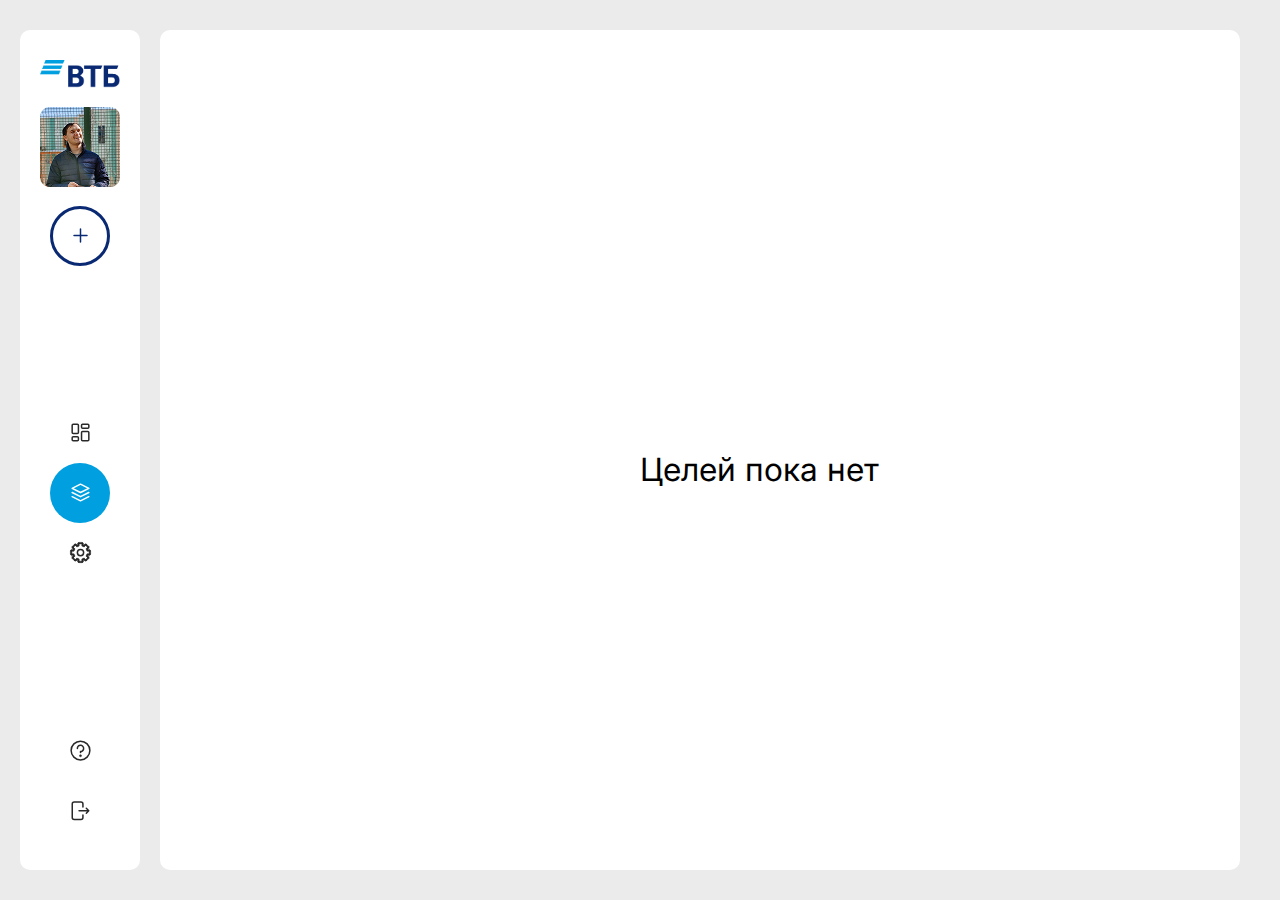
<file: targets.html>
<!DOCTYPE html>
<html lang="en">
  <head>
    <meta charset="UTF-8" />
    <meta name="viewport" content="width=device-width, initial-scale=1.0" />
    <!-- Подключение нашего листа со стилями -->
    <link rel="stylesheet" href="./css/style.css" />
    <title>VTB</title>
  </head>
  <body>
    <section class="target">
      <div class="target__wrapper">
        <!-- <div class="navbar-mobile"> -->
        <div class="navbar-mobile__top">
          <div class="navbar-mobile__top-nav-logo">
            <img
              class="navbar-logo navbar-mobile__top-nav-logo"
              src="./assets/images/icons/logo.png"
              alt="Логотип ВТБ"
            />
          </div>
          <ul class="navbar-mobile__top-nav-right">
            <li>
              <div
                class="icon-wrapper add-icon-wrapper"
                data-url="creatinggoal.html"
              >
                <svg
                  class="add-icon"
                  viewBox="0 0 50 50"
                  fill="none"
                  xmlns="http://www.w3.org/2000/svg"
                >
                  <path
                    d="M12 25L25 25M25 25L38 25M25 25V12M25 25L25 38"
                    stroke-width="3"
                    stroke-linecap="round"
                    stroke-linejoin="round"
                  />
                </svg>
                <span class="tooltip">Новая цель</span>
              </div>
            </li>
            <li>
              <div class="user-photo-container" id="userPhoto">
                <img
                  id="userImage"
                  src="./assets/images/img/user-pic.jpg"
                  alt="Фото пользователя"
                />
                <div class="dropdown-menu" id="dropdownMenu">
                  <ul class="dropdown-menu__nav">
                    <li>
                      <a class="dropdown-menu__link" href="./help.html">
                        <img src="./assets/images/icons/Help.svg" alt="" />
                        <p>Помощь</p>
                      </a>
                    </li>
                    <li>
                      <a class="dropdown-menu__link" href="authorization.html">
                        <img src="./assets/images/icons/Logout.svg" alt="" />
                        <p>Выход</p>
                      </a>
                    </li>
                  </ul>
                </div>
              </div>
            </li>
          </ul>
        </div>
        <div class="navbar-mobile__bottom">
          <ul class="navbar-mobile__bottom-nav">
            <li>
              <div
                class="icon-wrapper common-icon-wrapper"
                data-url="index.html"
              >
                <svg
                  class="icon"
                  viewBox="0 0 50 50"
                  fill="none"
                  xmlns="http://www.w3.org/2000/svg"
                >
                  <path
                    d="M27.0833 25C27.0833 23.8494 28.016 22.9167 29.1666 22.9167H39.5833C40.7338 22.9167 41.6666 23.8494 41.6666 25V39.5834C41.6666 40.734 40.7338 41.6667 39.5833 41.6667H29.1666C28.016 41.6667 27.0833 40.734 27.0833 39.5834V25Z"
                    stroke-width="3"
                    stroke-linecap="round"
                  />
                  <path
                    d="M8.33325 10.4167C8.33325 9.26611 9.26599 8.33337 10.4166 8.33337H18.7499C19.9005 8.33337 20.8333 9.26611 20.8333 10.4167V25C20.8333 26.1506 19.9005 27.0834 18.7499 27.0834H10.4166C9.26599 27.0834 8.33325 26.1506 8.33325 25V10.4167Z"
                    stroke-width="3"
                    stroke-linecap="round"
                  />
                  <path
                    d="M8.33325 35.4167C8.33325 34.2661 9.26599 33.3334 10.4166 33.3334H18.7499C19.9005 33.3334 20.8333 34.2661 20.8333 35.4167V39.5834C20.8333 40.734 19.9005 41.6667 18.7499 41.6667H10.4166C9.26599 41.6667 8.33325 40.734 8.33325 39.5834V35.4167Z"
                    stroke-width="3"
                    stroke-linecap="round"
                  />
                  <path
                    d="M27.0833 10.4167C27.0833 9.26611 28.016 8.33337 29.1666 8.33337H39.5833C40.7338 8.33337 41.6666 9.26611 41.6666 10.4167V14.5834C41.6666 15.734 40.7338 16.6667 39.5833 16.6667H29.1666C28.016 16.6667 27.0833 15.734 27.0833 14.5834V10.4167Z"
                    stroke-width="3"
                    stroke-linecap="round"
                  />
                </svg>
              </div>
            </li>
            <li>
              <div
                class="icon-wrapper common-icon-wrapper"
                data-url="targets.html"
              >
                <svg
                  class="icon"
                  width="50"
                  height="50"
                  viewBox="0 0 50 50"
                  fill="none"
                  xmlns="http://www.w3.org/2000/svg"
                >
                  <path
                    d="M8.3335 16.6667L25.0002 8.33337L41.6668 16.6667L25.0002 25L8.3335 16.6667Z"
                    stroke-width="3"
                    stroke-linecap="round"
                    stroke-linejoin="round"
                  />
                  <path
                    d="M8.3335 25L25.0002 33.3333L41.6668 25"
                    stroke-width="3"
                    stroke-linecap="round"
                    stroke-linejoin="round"
                  />
                  <path
                    d="M8.3335 33.3334L25.0002 41.6667L41.6668 33.3334"
                    stroke-width="3"
                    stroke-linecap="round"
                    stroke-linejoin="round"
                  />
                </svg>
              </div>
            </li>
            <li>
              <div
                class="icon-wrapper common-icon-wrapper"
                data-url="settings.html"
              >
                <svg
                  class="settings-icon icon"
                  width="50"
                  height="50"
                  viewBox="0 0 50 50"
                  fill="none"
                  xmlns="http://www.w3.org/2000/svg"
                >
                  <path
                    d="M29.1667 11.0206H27.6667C27.6667 11.6842 28.1028 12.269 28.7388 12.4583L29.1667 11.0206ZM31.9379 12.1695L31.2233 13.4883C31.8069 13.8046 32.5291 13.6996 32.9986 13.2302L31.9379 12.1695ZM34.6049 9.50253L35.6655 10.5632L35.6655 10.5632L34.6049 9.50253ZM36.0191 9.50253L37.0798 8.44187L37.0798 8.44186L36.0191 9.50253ZM40.4974 13.9809L41.5581 12.9202L41.5581 12.9202L40.4974 13.9809ZM40.4974 15.3951L39.4368 14.3344L39.4368 14.3344L40.4974 15.3951ZM37.8305 18.062L36.7698 17.0014C36.3004 17.4708 36.1954 18.193 36.5116 18.7767L37.8305 18.062ZM38.9795 20.8333L37.5418 21.2612C37.7311 21.8973 38.3158 22.3333 38.9795 22.3333V20.8333ZM38.9794 29.1667V27.6667C38.3158 27.6667 37.7311 28.1027 37.5418 28.7388L38.9794 29.1667ZM37.8305 31.9379L36.5117 31.2233C36.1954 31.807 36.3004 32.5292 36.7698 32.9986L37.8305 31.9379ZM40.4974 34.6049L39.4368 35.6656L39.4368 35.6656L40.4974 34.6049ZM40.4974 36.0191L39.4368 34.9585L40.4974 36.0191ZM36.0191 40.4975L37.0798 41.5581H37.0798L36.0191 40.4975ZM34.6049 40.4975L35.6655 39.4368L35.6655 39.4368L34.6049 40.4975ZM31.9379 37.8305L32.9986 36.7698C32.5291 36.3004 31.807 36.1954 31.2233 36.5117L31.9379 37.8305ZM29.1667 38.9794L28.7388 37.5417C28.1028 37.731 27.6667 38.3158 27.6667 38.9794H29.1667ZM20.8334 38.9794H22.3334C22.3334 38.3158 21.8973 37.731 21.2612 37.5417L20.8334 38.9794ZM18.0621 37.8304L18.7767 36.5116C18.193 36.1953 17.4709 36.3003 17.0014 36.7698L18.0621 37.8304ZM15.3951 40.4974L16.4558 41.558L16.4558 41.558L15.3951 40.4974ZM13.9809 40.4974L12.9203 41.558H12.9203L13.9809 40.4974ZM9.50259 36.019L10.5632 34.9584L10.5632 34.9584L9.50259 36.019ZM9.50259 34.6048L8.44193 33.5442L8.44192 33.5442L9.50259 34.6048ZM12.1695 31.9379L13.2302 32.9985C13.6996 32.5291 13.8047 31.8069 13.4884 31.2232L12.1695 31.9379ZM11.0206 29.1667L12.4583 28.7388C12.269 28.1027 11.6842 27.6667 11.0206 27.6667V29.1667ZM11.0206 20.8333V22.3333C11.6842 22.3333 12.269 21.8973 12.4583 21.2612L11.0206 20.8333ZM12.1695 18.0621L13.4884 18.7768C13.8047 18.1931 13.6996 17.4709 13.2302 17.0015L12.1695 18.0621ZM9.50259 15.3952L10.5633 14.3345H10.5633L9.50259 15.3952ZM9.50259 13.981L10.5633 15.0416L9.50259 13.981ZM13.9809 9.50262L12.9203 8.44196L12.9203 8.44196L13.9809 9.50262ZM15.3952 9.50262L16.4558 8.44196L16.4558 8.44196L15.3952 9.50262ZM18.0621 12.1696L17.0014 13.2302C17.4709 13.6997 18.193 13.8047 18.7767 13.4884L18.0621 12.1696ZM20.8334 11.0206L21.2612 12.4583C21.8973 12.269 22.3334 11.6842 22.3334 11.0206H20.8334ZM21.8334 4.75C20.4527 4.75 19.3334 5.86929 19.3334 7.25H22.3334C22.3334 7.52614 22.1095 7.75 21.8334 7.75V4.75ZM28.1667 4.75H21.8334V7.75H28.1667V4.75ZM30.6667 7.25C30.6667 5.86929 29.5474 4.75 28.1667 4.75V7.75C27.8906 7.75 27.6667 7.52614 27.6667 7.25H30.6667ZM30.6667 11.0206V7.25H27.6667V11.0206H30.6667ZM32.6525 10.8507C31.6886 10.3284 30.6651 9.90149 29.5946 9.5829L28.7388 12.4583C29.608 12.717 30.4396 13.0637 31.2233 13.4883L32.6525 10.8507ZM33.5442 8.44187L30.8772 11.1089L32.9986 13.2302L35.6655 10.5632L33.5442 8.44187ZM37.0798 8.44186C36.1034 7.46556 34.5205 7.46555 33.5442 8.44187L35.6655 10.5632C35.4703 10.7585 35.1537 10.7584 34.9584 10.5632L37.0798 8.44186ZM41.5581 12.9202L37.0798 8.44187L34.9584 10.5632L39.4368 15.0415L41.5581 12.9202ZM41.5581 16.4557C42.5344 15.4794 42.5344 13.8965 41.5581 12.9202L39.4368 15.0415C39.2415 14.8463 39.2415 14.5297 39.4368 14.3344L41.5581 16.4557ZM38.8911 19.1227L41.5581 16.4557L39.4368 14.3344L36.7698 17.0014L38.8911 19.1227ZM40.4171 20.4055C40.0985 19.3349 39.6716 18.3113 39.1493 17.3474L36.5116 18.7767C36.9363 19.5604 37.2831 20.392 37.5418 21.2612L40.4171 20.4055ZM38.9795 22.3333H42.75V19.3333H38.9795V22.3333ZM42.75 22.3333C42.4739 22.3333 42.25 22.1095 42.25 21.8333H45.25C45.25 20.4526 44.1307 19.3333 42.75 19.3333V22.3333ZM42.25 21.8333V28.1667H45.25V21.8333H42.25ZM42.25 28.1667C42.25 27.8905 42.4739 27.6667 42.75 27.6667V30.6667C44.1307 30.6667 45.25 29.5474 45.25 28.1667H42.25ZM42.75 27.6667H38.9794V30.6667H42.75V27.6667ZM39.1493 32.6526C39.6716 31.6887 40.0985 30.6651 40.4171 29.5945L37.5418 28.7388C37.2831 29.608 36.9363 30.4396 36.5117 31.2233L39.1493 32.6526ZM41.5581 33.5443L38.8911 30.8773L36.7698 32.9986L39.4368 35.6656L41.5581 33.5443ZM41.5581 37.0798C42.5344 36.1035 42.5344 34.5206 41.5581 33.5442L39.4368 35.6656C39.2415 35.4703 39.2415 35.1537 39.4368 34.9585L41.5581 37.0798ZM37.0798 41.5581L41.5581 37.0798L39.4368 34.9585L34.9584 39.4368L37.0798 41.5581ZM33.5442 41.5581C34.5205 42.5344 36.1034 42.5344 37.0798 41.5581L34.9584 39.4368C35.1537 39.2415 35.4703 39.2415 35.6655 39.4368L33.5442 41.5581ZM30.8772 38.8911L33.5442 41.5581L35.6655 39.4368L32.9986 36.7698L30.8772 38.8911ZM29.5946 40.4171C30.6651 40.0985 31.6887 39.6716 32.6525 39.1493L31.2233 36.5117C30.4396 36.9363 29.608 37.283 28.7388 37.5417L29.5946 40.4171ZM30.6667 42.75V38.9794H27.6667V42.75H30.6667ZM28.1667 45.25C29.5474 45.25 30.6667 44.1307 30.6667 42.75H27.6667C27.6667 42.4739 27.8906 42.25 28.1667 42.25V45.25ZM21.8334 45.25H28.1667V42.25H21.8334V45.25ZM19.3334 42.75C19.3334 44.1307 20.4527 45.25 21.8334 45.25V42.25C22.1095 42.25 22.3334 42.4739 22.3334 42.75H19.3334ZM19.3334 38.9794V42.75H22.3334V38.9794H19.3334ZM17.3474 39.1493C18.3113 39.6716 19.335 40.0985 20.4055 40.4171L21.2612 37.5417C20.392 37.283 19.5604 36.9363 18.7767 36.5116L17.3474 39.1493ZM16.4558 41.558L19.1227 38.8911L17.0014 36.7698L14.3345 39.4367L16.4558 41.558ZM12.9203 41.558C13.8966 42.5343 15.4795 42.5343 16.4558 41.558L14.3345 39.4367C14.5297 39.2415 14.8463 39.2415 15.0416 39.4367L12.9203 41.558ZM8.44192 37.0797L12.9203 41.558L15.0416 39.4367L10.5632 34.9584L8.44192 37.0797ZM8.44192 33.5442C7.46562 34.5205 7.46561 36.1034 8.44193 37.0797L10.5632 34.9584C10.7585 35.1536 10.7585 35.4702 10.5632 35.6655L8.44192 33.5442ZM11.1089 30.8772L8.44193 33.5442L10.5632 35.6655L13.2302 32.9985L11.1089 30.8772ZM9.58293 29.5945C9.90152 30.665 10.3284 31.6886 10.8507 32.6525L13.4884 31.2232C13.0637 30.4396 12.717 29.608 12.4583 28.7388L9.58293 29.5945ZM11.0206 27.6667H7.25V30.6667H11.0206V27.6667ZM7.25 27.6667C7.52614 27.6667 7.75 27.8905 7.75 28.1667H4.75C4.75 29.5474 5.86928 30.6667 7.25 30.6667V27.6667ZM7.75 28.1667V21.8333H4.75V28.1667H7.75ZM7.75 21.8333C7.75 22.1095 7.52614 22.3333 7.25 22.3333V19.3333C5.86929 19.3333 4.75 20.4526 4.75 21.8333H7.75ZM7.25 22.3333H11.0206V19.3333H7.25V22.3333ZM10.8507 17.3475C10.3284 18.3114 9.90153 19.335 9.58293 20.4055L12.4583 21.2612C12.717 20.392 13.0637 19.5604 13.4884 18.7768L10.8507 17.3475ZM8.44193 16.4558L11.1089 19.1228L13.2302 17.0015L10.5633 14.3345L8.44193 16.4558ZM8.44193 12.9203C7.46563 13.8966 7.46562 15.4795 8.44193 16.4558L10.5633 14.3345C10.7585 14.5298 10.7585 14.8464 10.5633 15.0416L8.44193 12.9203ZM12.9203 8.44196L8.44193 12.9203L10.5633 15.0416L15.0416 10.5633L12.9203 8.44196ZM16.4558 8.44196C15.4795 7.46565 13.8966 7.46565 12.9203 8.44196L15.0416 10.5633C14.8463 10.7585 14.5298 10.7585 14.3345 10.5633L16.4558 8.44196ZM19.1228 11.1089L16.4558 8.44196L14.3345 10.5633L17.0014 13.2302L19.1228 11.1089ZM20.4055 9.5829C19.335 9.9015 18.3114 10.3284 17.3474 10.8507L18.7767 13.4884C19.5604 13.0637 20.392 12.717 21.2612 12.4583L20.4055 9.5829ZM19.3334 7.25V11.0206H22.3334V7.25H19.3334Z"
                  />
                  <circle
                    cx="25"
                    cy="25"
                    r="6.25"
                    stroke-width="3"
                    stroke-linecap="round"
                    stroke-linejoin="round"
                  />
                </svg>
              </div>
            </li>
          </ul>
        </div>
        <!-- </div> -->
        <div class="navbar">
          <ul class="navbar__top">
            <li>
              <img
                class="navbar-logo"
                src="./assets/images/icons/logo.png"
                alt="Логотип ВТБ"
              />
            </li>
            <li>
              <img
                src="./assets/images/img/user-pic.jpg"
                alt="Фото пользователя"
              />
            </li>
            <li>
              <div
                class="icon-wrapper add-icon-wrapper"
                data-url="creatinggoal.html"
              >
                <svg
                  class="add-icon"
                  viewBox="0 0 50 50"
                  fill="none"
                  xmlns="http://www.w3.org/2000/svg"
                >
                  <path
                    d="M12 25L25 25M25 25L38 25M25 25V12M25 25L25 38"
                    stroke-width="3"
                    stroke-linecap="round"
                    stroke-linejoin="round"
                  />
                </svg>
                <span class="tooltip">Новая цель</span>
              </div>
            </li>
          </ul>
          <ul class="navbar__middle">
            <li>
              <div
                class="icon-wrapper common-icon-wrapper"
                data-url="index.html"
              >
                <svg
                  class="icon"
                  viewBox="0 0 50 50"
                  fill="none"
                  xmlns="http://www.w3.org/2000/svg"
                >
                  <path
                    d="M27.0833 25C27.0833 23.8494 28.016 22.9167 29.1666 22.9167H39.5833C40.7338 22.9167 41.6666 23.8494 41.6666 25V39.5834C41.6666 40.734 40.7338 41.6667 39.5833 41.6667H29.1666C28.016 41.6667 27.0833 40.734 27.0833 39.5834V25Z"
                    stroke-width="3"
                    stroke-linecap="round"
                  />
                  <path
                    d="M8.33325 10.4167C8.33325 9.26611 9.26599 8.33337 10.4166 8.33337H18.7499C19.9005 8.33337 20.8333 9.26611 20.8333 10.4167V25C20.8333 26.1506 19.9005 27.0834 18.7499 27.0834H10.4166C9.26599 27.0834 8.33325 26.1506 8.33325 25V10.4167Z"
                    stroke-width="3"
                    stroke-linecap="round"
                  />
                  <path
                    d="M8.33325 35.4167C8.33325 34.2661 9.26599 33.3334 10.4166 33.3334H18.7499C19.9005 33.3334 20.8333 34.2661 20.8333 35.4167V39.5834C20.8333 40.734 19.9005 41.6667 18.7499 41.6667H10.4166C9.26599 41.6667 8.33325 40.734 8.33325 39.5834V35.4167Z"
                    stroke-width="3"
                    stroke-linecap="round"
                  />
                  <path
                    d="M27.0833 10.4167C27.0833 9.26611 28.016 8.33337 29.1666 8.33337H39.5833C40.7338 8.33337 41.6666 9.26611 41.6666 10.4167V14.5834C41.6666 15.734 40.7338 16.6667 39.5833 16.6667H29.1666C28.016 16.6667 27.0833 15.734 27.0833 14.5834V10.4167Z"
                    stroke-width="3"
                    stroke-linecap="round"
                  />
                </svg>
                <span class="tooltip">Главная страница</span>
              </div>
            </li>
            <li>
              <div
                class="icon-wrapper common-icon-wrapper"
                data-url="targets.html"
              >
                <svg
                  class="icon"
                  width="50"
                  height="50"
                  viewBox="0 0 50 50"
                  fill="none"
                  xmlns="http://www.w3.org/2000/svg"
                >
                  <path
                    d="M8.3335 16.6667L25.0002 8.33337L41.6668 16.6667L25.0002 25L8.3335 16.6667Z"
                    stroke-width="3"
                    stroke-linecap="round"
                    stroke-linejoin="round"
                  />
                  <path
                    d="M8.3335 25L25.0002 33.3333L41.6668 25"
                    stroke-width="3"
                    stroke-linecap="round"
                    stroke-linejoin="round"
                  />
                  <path
                    d="M8.3335 33.3334L25.0002 41.6667L41.6668 33.3334"
                    stroke-width="3"
                    stroke-linecap="round"
                    stroke-linejoin="round"
                  />
                </svg>
                <span class="tooltip">Цели</span>
              </div>
            </li>
            <li>
              <div
                class="icon-wrapper common-icon-wrapper"
                data-url="settings.html"
              >
                <svg
                  class="settings-icon icon"
                  width="50"
                  height="50"
                  viewBox="0 0 50 50"
                  fill="none"
                  xmlns="http://www.w3.org/2000/svg"
                >
                  <path
                    d="M29.1667 11.0206H27.6667C27.6667 11.6842 28.1028 12.269 28.7388 12.4583L29.1667 11.0206ZM31.9379 12.1695L31.2233 13.4883C31.8069 13.8046 32.5291 13.6996 32.9986 13.2302L31.9379 12.1695ZM34.6049 9.50253L35.6655 10.5632L35.6655 10.5632L34.6049 9.50253ZM36.0191 9.50253L37.0798 8.44187L37.0798 8.44186L36.0191 9.50253ZM40.4974 13.9809L41.5581 12.9202L41.5581 12.9202L40.4974 13.9809ZM40.4974 15.3951L39.4368 14.3344L39.4368 14.3344L40.4974 15.3951ZM37.8305 18.062L36.7698 17.0014C36.3004 17.4708 36.1954 18.193 36.5116 18.7767L37.8305 18.062ZM38.9795 20.8333L37.5418 21.2612C37.7311 21.8973 38.3158 22.3333 38.9795 22.3333V20.8333ZM38.9794 29.1667V27.6667C38.3158 27.6667 37.7311 28.1027 37.5418 28.7388L38.9794 29.1667ZM37.8305 31.9379L36.5117 31.2233C36.1954 31.807 36.3004 32.5292 36.7698 32.9986L37.8305 31.9379ZM40.4974 34.6049L39.4368 35.6656L39.4368 35.6656L40.4974 34.6049ZM40.4974 36.0191L39.4368 34.9585L40.4974 36.0191ZM36.0191 40.4975L37.0798 41.5581H37.0798L36.0191 40.4975ZM34.6049 40.4975L35.6655 39.4368L35.6655 39.4368L34.6049 40.4975ZM31.9379 37.8305L32.9986 36.7698C32.5291 36.3004 31.807 36.1954 31.2233 36.5117L31.9379 37.8305ZM29.1667 38.9794L28.7388 37.5417C28.1028 37.731 27.6667 38.3158 27.6667 38.9794H29.1667ZM20.8334 38.9794H22.3334C22.3334 38.3158 21.8973 37.731 21.2612 37.5417L20.8334 38.9794ZM18.0621 37.8304L18.7767 36.5116C18.193 36.1953 17.4709 36.3003 17.0014 36.7698L18.0621 37.8304ZM15.3951 40.4974L16.4558 41.558L16.4558 41.558L15.3951 40.4974ZM13.9809 40.4974L12.9203 41.558H12.9203L13.9809 40.4974ZM9.50259 36.019L10.5632 34.9584L10.5632 34.9584L9.50259 36.019ZM9.50259 34.6048L8.44193 33.5442L8.44192 33.5442L9.50259 34.6048ZM12.1695 31.9379L13.2302 32.9985C13.6996 32.5291 13.8047 31.8069 13.4884 31.2232L12.1695 31.9379ZM11.0206 29.1667L12.4583 28.7388C12.269 28.1027 11.6842 27.6667 11.0206 27.6667V29.1667ZM11.0206 20.8333V22.3333C11.6842 22.3333 12.269 21.8973 12.4583 21.2612L11.0206 20.8333ZM12.1695 18.0621L13.4884 18.7768C13.8047 18.1931 13.6996 17.4709 13.2302 17.0015L12.1695 18.0621ZM9.50259 15.3952L10.5633 14.3345H10.5633L9.50259 15.3952ZM9.50259 13.981L10.5633 15.0416L9.50259 13.981ZM13.9809 9.50262L12.9203 8.44196L12.9203 8.44196L13.9809 9.50262ZM15.3952 9.50262L16.4558 8.44196L16.4558 8.44196L15.3952 9.50262ZM18.0621 12.1696L17.0014 13.2302C17.4709 13.6997 18.193 13.8047 18.7767 13.4884L18.0621 12.1696ZM20.8334 11.0206L21.2612 12.4583C21.8973 12.269 22.3334 11.6842 22.3334 11.0206H20.8334ZM21.8334 4.75C20.4527 4.75 19.3334 5.86929 19.3334 7.25H22.3334C22.3334 7.52614 22.1095 7.75 21.8334 7.75V4.75ZM28.1667 4.75H21.8334V7.75H28.1667V4.75ZM30.6667 7.25C30.6667 5.86929 29.5474 4.75 28.1667 4.75V7.75C27.8906 7.75 27.6667 7.52614 27.6667 7.25H30.6667ZM30.6667 11.0206V7.25H27.6667V11.0206H30.6667ZM32.6525 10.8507C31.6886 10.3284 30.6651 9.90149 29.5946 9.5829L28.7388 12.4583C29.608 12.717 30.4396 13.0637 31.2233 13.4883L32.6525 10.8507ZM33.5442 8.44187L30.8772 11.1089L32.9986 13.2302L35.6655 10.5632L33.5442 8.44187ZM37.0798 8.44186C36.1034 7.46556 34.5205 7.46555 33.5442 8.44187L35.6655 10.5632C35.4703 10.7585 35.1537 10.7584 34.9584 10.5632L37.0798 8.44186ZM41.5581 12.9202L37.0798 8.44187L34.9584 10.5632L39.4368 15.0415L41.5581 12.9202ZM41.5581 16.4557C42.5344 15.4794 42.5344 13.8965 41.5581 12.9202L39.4368 15.0415C39.2415 14.8463 39.2415 14.5297 39.4368 14.3344L41.5581 16.4557ZM38.8911 19.1227L41.5581 16.4557L39.4368 14.3344L36.7698 17.0014L38.8911 19.1227ZM40.4171 20.4055C40.0985 19.3349 39.6716 18.3113 39.1493 17.3474L36.5116 18.7767C36.9363 19.5604 37.2831 20.392 37.5418 21.2612L40.4171 20.4055ZM38.9795 22.3333H42.75V19.3333H38.9795V22.3333ZM42.75 22.3333C42.4739 22.3333 42.25 22.1095 42.25 21.8333H45.25C45.25 20.4526 44.1307 19.3333 42.75 19.3333V22.3333ZM42.25 21.8333V28.1667H45.25V21.8333H42.25ZM42.25 28.1667C42.25 27.8905 42.4739 27.6667 42.75 27.6667V30.6667C44.1307 30.6667 45.25 29.5474 45.25 28.1667H42.25ZM42.75 27.6667H38.9794V30.6667H42.75V27.6667ZM39.1493 32.6526C39.6716 31.6887 40.0985 30.6651 40.4171 29.5945L37.5418 28.7388C37.2831 29.608 36.9363 30.4396 36.5117 31.2233L39.1493 32.6526ZM41.5581 33.5443L38.8911 30.8773L36.7698 32.9986L39.4368 35.6656L41.5581 33.5443ZM41.5581 37.0798C42.5344 36.1035 42.5344 34.5206 41.5581 33.5442L39.4368 35.6656C39.2415 35.4703 39.2415 35.1537 39.4368 34.9585L41.5581 37.0798ZM37.0798 41.5581L41.5581 37.0798L39.4368 34.9585L34.9584 39.4368L37.0798 41.5581ZM33.5442 41.5581C34.5205 42.5344 36.1034 42.5344 37.0798 41.5581L34.9584 39.4368C35.1537 39.2415 35.4703 39.2415 35.6655 39.4368L33.5442 41.5581ZM30.8772 38.8911L33.5442 41.5581L35.6655 39.4368L32.9986 36.7698L30.8772 38.8911ZM29.5946 40.4171C30.6651 40.0985 31.6887 39.6716 32.6525 39.1493L31.2233 36.5117C30.4396 36.9363 29.608 37.283 28.7388 37.5417L29.5946 40.4171ZM30.6667 42.75V38.9794H27.6667V42.75H30.6667ZM28.1667 45.25C29.5474 45.25 30.6667 44.1307 30.6667 42.75H27.6667C27.6667 42.4739 27.8906 42.25 28.1667 42.25V45.25ZM21.8334 45.25H28.1667V42.25H21.8334V45.25ZM19.3334 42.75C19.3334 44.1307 20.4527 45.25 21.8334 45.25V42.25C22.1095 42.25 22.3334 42.4739 22.3334 42.75H19.3334ZM19.3334 38.9794V42.75H22.3334V38.9794H19.3334ZM17.3474 39.1493C18.3113 39.6716 19.335 40.0985 20.4055 40.4171L21.2612 37.5417C20.392 37.283 19.5604 36.9363 18.7767 36.5116L17.3474 39.1493ZM16.4558 41.558L19.1227 38.8911L17.0014 36.7698L14.3345 39.4367L16.4558 41.558ZM12.9203 41.558C13.8966 42.5343 15.4795 42.5343 16.4558 41.558L14.3345 39.4367C14.5297 39.2415 14.8463 39.2415 15.0416 39.4367L12.9203 41.558ZM8.44192 37.0797L12.9203 41.558L15.0416 39.4367L10.5632 34.9584L8.44192 37.0797ZM8.44192 33.5442C7.46562 34.5205 7.46561 36.1034 8.44193 37.0797L10.5632 34.9584C10.7585 35.1536 10.7585 35.4702 10.5632 35.6655L8.44192 33.5442ZM11.1089 30.8772L8.44193 33.5442L10.5632 35.6655L13.2302 32.9985L11.1089 30.8772ZM9.58293 29.5945C9.90152 30.665 10.3284 31.6886 10.8507 32.6525L13.4884 31.2232C13.0637 30.4396 12.717 29.608 12.4583 28.7388L9.58293 29.5945ZM11.0206 27.6667H7.25V30.6667H11.0206V27.6667ZM7.25 27.6667C7.52614 27.6667 7.75 27.8905 7.75 28.1667H4.75C4.75 29.5474 5.86928 30.6667 7.25 30.6667V27.6667ZM7.75 28.1667V21.8333H4.75V28.1667H7.75ZM7.75 21.8333C7.75 22.1095 7.52614 22.3333 7.25 22.3333V19.3333C5.86929 19.3333 4.75 20.4526 4.75 21.8333H7.75ZM7.25 22.3333H11.0206V19.3333H7.25V22.3333ZM10.8507 17.3475C10.3284 18.3114 9.90153 19.335 9.58293 20.4055L12.4583 21.2612C12.717 20.392 13.0637 19.5604 13.4884 18.7768L10.8507 17.3475ZM8.44193 16.4558L11.1089 19.1228L13.2302 17.0015L10.5633 14.3345L8.44193 16.4558ZM8.44193 12.9203C7.46563 13.8966 7.46562 15.4795 8.44193 16.4558L10.5633 14.3345C10.7585 14.5298 10.7585 14.8464 10.5633 15.0416L8.44193 12.9203ZM12.9203 8.44196L8.44193 12.9203L10.5633 15.0416L15.0416 10.5633L12.9203 8.44196ZM16.4558 8.44196C15.4795 7.46565 13.8966 7.46565 12.9203 8.44196L15.0416 10.5633C14.8463 10.7585 14.5298 10.7585 14.3345 10.5633L16.4558 8.44196ZM19.1228 11.1089L16.4558 8.44196L14.3345 10.5633L17.0014 13.2302L19.1228 11.1089ZM20.4055 9.5829C19.335 9.9015 18.3114 10.3284 17.3474 10.8507L18.7767 13.4884C19.5604 13.0637 20.392 12.717 21.2612 12.4583L20.4055 9.5829ZM19.3334 7.25V11.0206H22.3334V7.25H19.3334Z"
                  />
                  <circle
                    cx="25"
                    cy="25"
                    r="6.25"
                    stroke-width="3"
                    stroke-linecap="round"
                    stroke-linejoin="round"
                  />
                </svg>
                <span class="tooltip">Настройки</span>
              </div>
            </li>
          </ul>
          <ul class="navbar__bottom">
            <li>
              <div
                class="icon-wrapper common-icon-wrapper"
                data-url="help.html"
              >
                <svg
                  class="help-icon icon"
                  width="50"
                  height="50"
                  viewBox="0 0 50 50"
                  fill="none"
                  xmlns="http://www.w3.org/2000/svg"
                >
                  <path
                    d="M18.75 20.8333C18.75 19.5972 19.1166 18.3888 19.8033 17.361C20.4901 16.3332 21.4662 15.5321 22.6082 15.0591C23.7503 14.586 25.0069 14.4623 26.2193 14.7034C27.4317 14.9446 28.5453 15.5398 29.4194 16.4139C30.2935 17.288 30.8888 18.4016 31.1299 19.614C31.3711 20.8264 31.2473 22.0831 30.7742 23.2251C30.3012 24.3671 29.5001 25.3433 28.4723 26.03C27.4445 26.7168 26.2361 27.0833 25 27.0833V29.1667M43.75 25C43.75 35.3553 35.3553 43.75 25 43.75C14.6447 43.75 6.25 35.3553 6.25 25C6.25 14.6447 14.6447 6.25 25 6.25C35.3553 6.25 43.75 14.6447 43.75 25Z"
                    stroke-width="3"
                    stroke-linecap="round"
                    stroke-linejoin="round"
                  />
                  <circle cx="24.9998" cy="35.4167" r="2.08333" />
                </svg>
                <span class="tooltip">Помощь</span>
              </div>
            </li>
            <li>
              <div
                class="icon-wrapper common-icon-wrapper"
                data-url="authorization.html"
              >
                <svg
                  class="icon"
                  width="50"
                  height="50"
                  viewBox="0 0 50 50"
                  fill="none"
                  xmlns="http://www.w3.org/2000/svg"
                >
                  <path
                    d="M29.8529 34.2059V39.0588C29.8529 41.203 28.1148 42.9412 25.9706 42.9412H12.3824C10.2382 42.9412 8.5 41.203 8.5 39.0588V11.8824C8.5 9.73819 10.2382 8 12.3824 8H25.9706C28.1148 8 29.8529 9.73819 29.8529 11.8824V17.8272M22.0882 25.4706H41.5M41.5 25.4706L36.6471 20.6176M41.5 25.4706L36.6471 30.3235"
                    stroke-width="3"
                    stroke-linecap="round"
                    stroke-linejoin="round"
                  />
                </svg>
                <span class="tooltip">Выход</span>
              </div>
            </li>
          </ul>
        </div>
        <div class="items__wrapper">
          <div class="target__items" id="targetsContainer"></div>
        </div>
      </div>
    </section>

    <script src="./js/targets.js"></script>
  </body>
</html>
</file>
<file: css/style.css>
*,
::before,
::after {
  box-sizing: border-box;
}

ul {
  margin: 0;
  padding: 0;
  list-style: none;
}

h1,
h2,
h3,
h4,
h5,
h6,
p {
  margin: 0;
}

body {
  margin: 0;
}

@font-face {
  font-family: "Inter";
  src: url("../assets/fonts/Inter18pt-Black.eot") format("embedded-opentype"), url("../assets/fonts/Inter18pt-Black.woff2") format("woff2"), url("../assets/fonts/Inter18pt-Black.woff") format("woff"), url("../assets/fonts/Inter18pt-Black.ttf") format("truetype");
  font-weight: 900;
  font-style: normal;
  font-display: swap;
}
@font-face {
  font-family: "Inter";
  src: url("../assets/fonts/Inter18pt-Bold.eot") format("embedded-opentype"), url("../assets/fonts/Inter18pt-Bold.woff2") format("woff2"), url("../assets/fonts/Inter18pt-Bold.woff") format("woff"), url("../assets/fonts/Inter18pt-Bold.ttf") format("truetype");
  font-weight: 700;
  font-style: normal;
  font-display: swap;
}
@font-face {
  font-family: "Inter";
  src: url("../assets/fonts/Inter18pt-Medium.eot") format("embedded-opentype"), url("../assets/fonts/Inter18pt-Medium.woff2") format("woff2"), url("../assets/fonts/Inter18pt-Medium.woff") format("woff"), url("../assets/fonts/Inter18pt-Medium.ttf") format("truetype");
  font-weight: 500;
  font-style: normal;
  font-display: swap;
}
@font-face {
  font-family: "Inter";
  src: url("../assets/fonts/Inter18pt-Regular.eot") format("embedded-opentype"), url("../assets/fonts/Inter18pt-Regular.woff2") format("woff2"), url("../assets/fonts/Inter18pt-Regular.woff") format("woff"), url("../assets/fonts/Inter18pt-Regular.ttf") format("truetype");
  font-weight: 400;
  font-style: normal;
  font-display: swap;
}
@font-face {
  font-family: "Inter";
  src: url("../assets/fonts/Inter18pt-SemiBold.eot") format("embedded-opentype"), url("../assets/fonts/Inter18pt-SemiBold.woff2") format("woff2"), url("../assets/fonts/Inter18pt-SemiBold.woff") format("woff"), url("../assets/fonts/Inter18pt-SemiBold.ttf") format("truetype");
  font-weight: 600;
  font-style: normal;
  font-display: swap;
}
body {
  font-family: "Inter", sans-serif;
  background-color: rgb(235, 235, 235);
}

.image-fluid {
  max-width: 100%;
  height: auto;
}

a {
  color: #292929;
}

a,
button {
  font-family: "Inter", sans-serif;
  text-decoration: none;
  cursor: pointer;
}

.btn {
  color: rgb(0, 159, 223);
  background-color: rgb(255, 255, 255);
  outline-width: 2px;
  outline-color: rgb(0, 159, 223);
  outline-style: solid;
  border: none;
  border-radius: 10px;
  transition: 0.2s;
}

.btn:hover {
  color: rgb(255, 255, 255);
  background-color: rgb(0, 159, 223);
}

.navbar-mobile__top {
  display: none;
}

.navbar-mobile__bottom-nav {
  display: none;
}

.icon {
  stroke: #292929;
  width: 50px;
  height: 50px;
}

.add-icon {
  stroke: #0a2973;
  width: 50px;
  height: 50px;
}

.icon-wrapper {
  position: relative;
  display: flex;
  align-items: center;
  justify-content: center;
  border-radius: 50%;
  cursor: pointer;
}

.add-icon-wrapper {
  width: 85px;
  height: 85px;
  border: 3px solid rgb(10, 41, 115);
}

.common-icon-wrapper {
  position: relative;
  display: flex;
  align-items: center;
  justify-content: center;
  width: 86px;
  height: 86px;
  border-radius: 50%;
  transition: background-color 0.3s ease-in-out;
}

.common-icon-wrapper.active {
  background-color: rgb(0, 159, 223);
}

.common-icon-wrapper.active .icon {
  stroke: white;
}

.common-icon-wrapper.active .settings-icon path {
  fill: white;
}

.common-icon-wrapper.active .help-icon circle {
  fill: white;
}

.tooltip {
  position: absolute;
  left: 100%;
  margin-left: 10px;
  padding: 14px 27px;
  background-color: rgb(10, 41, 115);
  color: white;
  font-family: "Inter", sans-serif;
  font-size: 16px;
  font-weight: 700;
  border-radius: 2px;
  white-space: nowrap;
  opacity: 0;
  transform: translateY(5px);
  transition: opacity 0.3s ease-in-out, transform 0.3s ease-in-out;
  pointer-events: none;
}

.tooltip::before {
  content: "";
  position: absolute;
  top: 50%;
  left: -10px;
  transform: translateY(-50%);
  border-width: 6px;
  border-style: solid;
  border-color: transparent rgb(10, 41, 115) transparent transparent;
}

.icon-wrapper:hover .tooltip {
  opacity: 1;
  transform: translateY(0);
}

.settings-icon path {
  fill: #292929;
}

.help-icon circle {
  fill: #292929;
}

.common-icon-wrapper:hover {
  background-color: rgb(0, 159, 223);
  transform: scale(1.1);
}

.icon-wrapper:hover .icon {
  stroke: white;
}

.icon-wrapper:hover .settings-icon path {
  fill: white;
}

.icon-wrapper:hover .help-icon circle {
  fill: white;
}

.extra-body {
  background-color: rgb(255, 255, 255);
}

.authorization__wrapper {
  position: absolute;
  height: 396px;
  inset-inline: 0;
  inset-block-start: calc(50% - 198px);
  display: flex;
  justify-content: center;
  align-items: center;
}

.authorization__body {
  display: flex;
  flex-direction: column;
  align-items: center;
  gap: 70px;
  font-size: 32px;
  font-weight: 900;
}

.login-img {
  max-width: 296px;
  height: auto;
}

.authorization-btn {
  align-self: stretch;
  border-radius: 10px;
  padding: 37.5px 57px;
  color: rgb(255, 255, 255);
  background-color: rgb(0, 159, 223);
  border: none;
  font-family: "Inter", sans-serif;
  font-size: 32px;
  font-weight: 900;
  transition: 0.2s;
}

.authorization-btn:hover {
  color: rgb(0, 159, 223);
  background-color: rgb(255, 255, 255);
  outline-width: 2px;
  outline-color: rgb(0, 159, 223);
  outline-style: solid;
}

.main__wrapper {
  flex: 1;
  height: calc(100vh - 60px);
  width: calc(100vw - 200px);
  position: fixed;
  left: 160px;
  top: 30px;
  bottom: 30px;
}

.target__wrapper__right {
  justify-content: flex-end;
  flex-wrap: wrap;
}

.creatingGoal__main-wrapper {
  display: flex;
  flex-direction: row;
  border-radius: 10px;
  justify-content: space-between;
  height: calc(100vh - 60px);
  width: calc(100vw - 200px);
  gap: 30px;
  position: fixed;
  left: 160px;
  top: 30px;
  bottom: 30px;
}

.creatingGoal__inputs-container {
  border-radius: 10px;
  display: flex;
  flex-direction: row;
  flex-wrap: wrap;
  width: 60%;
  background-color: rgb(255, 255, 255);
  overflow-y: auto;
  overflow-x: hidden;
  scrollbar-width: none;
  padding: 20px 80px 20px 52px;
}

.creatingGoal__inputs-container__inputs {
  display: flex;
  flex-direction: row;
  flex-wrap: wrap;
  width: 100%;
  justify-content: space-between;
}

.creatingGoal__inputs__subcontainer__textInputs {
  display: flex;
  flex-direction: column;
  flex-wrap: wrap;
  align-content: flex-start;
}

.creatingGoal__inputs__subcontainer__photoInput {
  display: flex;
  flex-direction: column;
  flex-wrap: wrap;
  align-content: center;
  justify-content: center;
}

.creatingGoal__inputs-container__buttons,
.creatingGoal__inputs-container__buttons__subcontainer__buttons {
  display: flex;
  flex-direction: row;
  flex-wrap: wrap;
  margin: 0px 0px 23px 0px;
}

.creatingGoal__inputs-container__buttons {
  width: 100%;
  justify-content: space-between;
}

.creatingGoal__buttons__subcontainer {
  margin: 0px;
  justify-content: flex-end;
  align-items: stretch;
}

.creatingGoal__buttons__goBackButton {
  display: flex;
  flex-direction: row;
  font-family: "Inter", sans-serif;
  font-weight: 400;
  font-size: 20px;
  line-height: 1.3;
  text-transform: uppercase;
  align-items: center;
  margin-top: 18px;
  padding: 0px;
  background: transparent;
  border: none;
  cursor: pointer;
}

.creatingGoal__buttons_goBackButton__icon {
  margin-right: 10px;
}

.creatingGoal__buttons_saveButton,
.creatingGoal__buttons_cancelButton {
  font-family: "Inter", sans-serif;
  font-weight: 600;
  font-size: 20px;
  color: rgb(0, 159, 223);
  border: 2px solid rgb(0, 159, 223);
  padding: 19px 49.5px;
  border-radius: 10px;
  background: transparent;
  cursor: pointer;
}

.creatingGoal__buttons_cancelButton {
  margin-left: 20px;
  padding: 19px 65px;
}

.creatingGoal__inputs__label {
  display: flex;
  flex-direction: column;
  margin-bottom: 10px;
  font-family: "Inter", sans-serif;
  font-weight: 500;
  line-height: 1.3;
  font-size: 16px;
  color: rgb(0, 159, 223);
}

.creatingGoal__inputs__inputItem {
  width: 470px;
  height: 57px;
  background: rgb(237, 237, 237);
  border: none;
  border-radius: 3px;
  box-sizing: border-box;
  padding: 17px 0px 17px 20px;
}

.creatingGoal__inputs__inputItem::-moz-placeholder {
  font-family: "Inter", sans-serif;
  font-weight: 500;
  line-height: 1.3;
  font-size: 18px;
  margin-bottom: 20px;
  color: #292929;
}

.creatingGoal__inputs__inputItem,
.creatingGoal__inputs__inputItem::placeholder {
  font-family: "Inter", sans-serif;
  font-weight: 500;
  line-height: 1.3;
  font-size: 18px;
  margin-bottom: 20px;
  color: #292929;
}

.creatingGoal__inputs__inputItem:focus::-moz-placeholder {
  opacity: 0;
}

.creatingGoal__inputs__inputItem:focus::placeholder {
  opacity: 0;
}

.creatingGoal__inputs__inputItem::-webkit-outer-spin-button,
.creatingGoal__inputs__inputItem::-webkit-inner-spin-button {
  -webkit-appearance: none;
}

.creatingGoal__img-container {
  border-radius: 10px;
  display: flex;
  flex-direction: row;
  flex-wrap: wrap;
  justify-content: center;
  align-items: center;
  width: 40%;
  background-color: rgb(255, 255, 255);
}

.creatingGoal__img-container__img {
  max-width: 100%;
  -o-object-fit: contain;
     object-fit: contain;
}

.creatingGoal__inputs__imageDownload {
  display: none;
  z-index: 2;
  width: 285px;
  height: 323px;
}

.creatingGoal__inputs__imageDownloadContainer {
  margin: 38px 0px 0px 45px;
  width: 285px;
  height: 323px;
  border-radius: 5px;
  cursor: pointer;
}

.creatingGoal__inputs__imageDownloadContainer__img {
  -o-object-fit: contain;
     object-fit: contain;
  width: 100%;
  height: 100%;
}

.no-targets-message {
  position: fixed;
  left: 50%;
  top: 50%;
  font-size: 32px;
}

.background-filled {
  background-color: rgb(255, 255, 255);
  border-radius: 10px;
}

.target__wrapper {
  display: flex;
  height: 100vh;
  padding: 30px 20px;
  gap: 20px;
  overflow: hidden;
}

.navbar {
  width: 120px;
  height: calc(100vh - 60px);
  padding: 30px 20px;
  border-radius: 10px;
  background-color: rgb(255, 255, 255);
  flex: none;
  position: fixed;
  left: 20px;
  top: 30px;
  z-index: 10;
  bottom: 30px;
  display: flex;
  flex-direction: column;
  justify-content: space-between;
  align-items: center;
}
.navbar__top {
  display: flex;
  flex-direction: column;
  align-items: center;
  gap: clamp(15px, 1vw, 40px);
}

.navbar-logo {
  max-width: 80px;
  height: auto;
}

.target__items-item__body-progressinfo img.missionComplete {
  max-width: 100%;
  height: auto;
  display: block;
}

.target__items-item__body-image {
  flex: 0 0 50%;
}

.target__items-item__body-progressinfo {
  flex: 0 0 40%;
  display: flex;
  flex-direction: column;
  justify-content: flex-end;
}

.target__items-item__body-image img.target-img {
  max-width: 100%;
  height: auto;
  -o-object-fit: contain;
     object-fit: contain;
  max-height: 275px;
  display: block;
}

.target__items::-webkit-scrollbar {
  display: none;
}

.items__wrapper {
  flex: 1;
  height: calc(100vh - 60px);
  width: calc(100vw - 200px);
  position: fixed;
  left: 160px;
  top: 30px;
  bottom: 30px;
  overflow-y: auto;
  overflow-x: hidden;
  scrollbar-width: none;
}

.target__items {
  display: grid;
  gap: 30px;
  width: 100%;
  grid-template-columns: repeat(auto-fit, minmax(320px, 1fr));
  grid-auto-rows: 1fr;
}
.target__items-item {
  padding: 30px;
  display: flex;
  flex-direction: column;
  justify-content: space-between;
  max-height: 500px;
  max-width: 520px;
  word-wrap: break-word;
  background-color: rgb(255, 255, 255);
  border-radius: 10px;
}
.target__items-item__top {
  display: flex;
  flex-direction: row;
  justify-content: space-between;
  align-items: center;
  margin-bottom: 35px;
}
.target__items-item__top-title {
  color: rgb(0, 159, 223);
}
.target__items-item__top-link__wrapper {
  position: relative;
  width: 41px;
  height: 41px;
  display: flex;
  align-items: center;
  justify-content: center;
  border-radius: 50%;
  cursor: pointer;
  background-color: rgb(235, 235, 235);
}
.target__items-item__body {
  display: flex;
  flex-grow: 1;
  align-items: center;
  justify-content: space-between;
  gap: 20px;
  margin-bottom: 21px;
}
.target__items-item__body-image {
  max-width: 270px;
}

.progress-info__time {
  display: flex;
  flex-direction: column;
  align-items: flex-start;
}

.progress-info__amount {
  display: flex;
  flex-direction: column;
  align-items: flex-start;
}

.progress-info__label {
  color: rgb(41, 41, 41);
  font-weight: 700;
  font-size: 16px;
}

.progress-info__result {
  font-weight: 700;
  color: rgb(10, 41, 115);
  font-size: clamp(16px, 1.67vw, 32px);
}

.progress-text {
  margin-bottom: 15px;
  font-size: 20px;
  font-weight: 700;
  white-space: nowrap;
  max-width: 100%;
  display: flex;
  flex-wrap: wrap;
  gap: 5px;
}

.progress-label {
  color: rgb(10, 41, 115);
}

.progress-preposition {
  color: rgb(0, 159, 223);
}

.progress-value,
.progress-total {
  color: rgb(0, 159, 223);
}

.progress-bar__wrapper {
  width: 100%;
  background-color: rgb(235, 235, 235);
  border-radius: 20px;
}

.progress-bar {
  height: 20px;
  color: rgb(255, 255, 255);
  border-radius: 20px;
  display: flex;
  justify-content: center;
  align-items: center;
  font-size: 12px;
}

.disabled {
  background-color: rgb(235, 235, 235);
  color: #666;
  cursor: not-allowed;
  opacity: 0.6;
  border: 1px solid #aaa;
  box-shadow: none;
}

.editing-target__wrapper {
  flex: 1;
  height: calc(100vh - 60px);
  width: calc(100vw - 200px);
  display: flex;
  gap: 30px;
  position: fixed;
  left: 160px;
  top: 30px;
  bottom: 30px;
}
.editing-target__wrapper-image {
  height: calc(100vh - 60px);
  background-color: rgb(255, 255, 255);
  display: flex;
  align-items: center;
  justify-content: center;
  border-radius: 10px;
  flex: 1 0 40%;
}

.editing-target {
  font-size: clamp(14px, 0.94vw, 18px);
  display: flex;
  flex-direction: column;
  background-color: rgb(255, 255, 255);
  border-radius: 10px;
  padding: 20px 80px;
  overflow-y: auto;
  overflow-x: hidden;
  scrollbar-width: none;
}
.editing-target__buttons-bar {
  display: flex;
  justify-content: space-between;
  margin-bottom: 23px;
}
.editing-target__buttons-bar__return-link {
  display: flex;
  align-items: center;
}
.editing-target__buttons-bar__buttons {
  display: flex;
  gap: 20px;
}
.editing-target__main {
  display: flex;
  gap: 45px;
}
.editing-target__main-left__target-info {
  margin-bottom: 40px;
  display: flex;
  flex-direction: column;
  gap: 20px;
}
.editing-target__main-right {
  flex: 0 1 auto;
}

.add-amount__wrapper {
  display: flex;
  flex-direction: column;
  gap: 20px;
}

.add-btn {
  font-weight: 500;
  font-size: clamp(18px, 1.25vw, 24px);
  padding-top: clamp(12px, 1.25vw, 24px);
  padding-bottom: 24px;
  color: rgb(255, 255, 255);
  background-color: rgb(10, 41, 115);
  border-radius: 10px;
  border: none;
  transition: 0.2s;
  align-self: stretch;
}

.add-btn:hover {
  color: rgb(10, 41, 115);
  background-color: rgb(255, 255, 255);
  outline-width: 2px;
  outline-color: rgb(10, 41, 115);
  outline-style: solid;
  border: none;
}

.editing-target__buttons-bar__buttons button {
  flex: 1;
  width: clamp(150px, 10.8vw, 207px);
  height: clamp(50px, 3.2vw, 62px);
  font-size: clamp(16px, 1.04vw, 20px);
  font-weight: 500;
}

.target-title {
  font-size: clamp(32px, 2.5vw, 48px);
  font-weight: 500;
  color: rgb(0, 159, 223);
  margin-bottom: 20px;
}

.target-info__label {
  color: rgb(10, 41, 115);
  font-weight: 500;
}

.target-info__result {
  color: rgb(0, 159, 223);
  font-weight: 700;
}

.target-info-title {
  font-size: clamp(16px, 1.04vw, 20px);
  font-weight: 700;
  color: rgb(10, 41, 115);
  margin-bottom: 15px;
}

#addAmount {
  background-color: rgb(235, 235, 235);
  border: 3px;
  padding: 17px 20px;
}

.targetchange__inputs__inputItem {
  width: 100%;
  height: 40px;
  background: rgb(237, 237, 237);
  border: none;
  border-radius: 3px;
  box-sizing: border-box;
  /* padding: 17px 0px 17px 20px; */
  padding: 10px 10px;
}

.settings__wrapper {
  margin: 92px 105px;
}

.settings__main-wrapper {
  display: flex;
  flex-direction: row;
  flex-wrap: wrap;
  background-color: rgb(255, 255, 255);
  width: 93%;
  border-radius: 10px;
  /* margin-left: 25px; */
  padding: 38px 80px;
  justify-content: space-between;
  flex: 1;
  height: calc(100vh - 60px);
  width: calc(100vw - 190px);
  gap: 30px;
  position: fixed;
  left: 160px;
  top: 30px;
  bottom: 30px;
  overflow-y: auto;
  overflow-x: hidden;
  scrollbar-width: none;
}

.settings__inputs-container {
  display: flex;
  flex-direction: column;
  flex-wrap: wrap;
  align-content: flex-start;
}

.settings__title {
  display: inline;
  font-family: "Inter", sans-serif;
  font-weight: 700;
  font-size: 48px;
  color: rgb(10, 41, 115);
  line-height: 1.1;
  margin: 12px 0px 30px 0px;
}

.settings__button-container {
  display: flex;
  flex-direction: row;
  flex-wrap: wrap;
  justify-content: flex-end;
  align-items: flex-start;
}

.settings__saveButton {
  font-family: "Inter", sans-serif;
  font-weight: 500;
  font-size: 24px;
  color: rgb(255, 255, 255);
  background-color: rgb(10, 41, 115);
  padding: 24px 171px;
  border-radius: 10px;
  border: none;
  box-sizing: border-box;
}

.settings__saveButton:hover {
  background-color: rgb(255, 255, 255);
  color: rgb(10, 41, 115);
  font-weight: 700;
  border: 4px solid rgb(10, 41, 115);
}

.settings__checkbox-container {
  display: flex;
  flex-direction: row;
  flex-wrap: wrap;
  align-items: center;
  margin-bottom: 50px;
}

.settings__custom-checkbox__label {
  position: relative;
  display: flex;
  align-items: center;
  font-family: "Inter", sans-serif;
  font-weight: 400;
  font-size: 24px;
}

.settings__custom-checkbox__input {
  opacity: 0;
  position: absolute;
  z-index: -1;
}

.settings__custom-checkbox__toggle {
  position: relative;
  display: inline-block;
  margin: 0 15px 0 0;
  width: 70px;
  height: 37px;
  background: rgb(237, 237, 237);
  border-radius: 50px;
  transition: background 0.2s ease-in-out;
  cursor: pointer;
}

.settings__custom-checkbox__toggle::after {
  content: "";
  position: absolute;
  top: 4.5px;
  left: 4.5px;
  width: 28px;
  height: 28px;
  background: rgb(255, 255, 255);
  border-radius: 50px;
  transition: left 0.2s ease-in-out, width 0.2s ease-in-out, transform 0.2s ease-in-out;
}

.settings__custom-checkbox__input:checked + .settings__custom-checkbox__toggle {
  background: rgb(0, 159, 223);
}

.settings__custom-checkbox__input:checked + .settings__custom-checkbox__toggle::after {
  left: calc(100% - 4.5px);
  transform: translateX(-100%);
}

.settings__notification-icon {
  position: relative;
  display: flex;
  margin: 0 13px 0 15px;
  width: 31px;
  height: 31px;
  background: rgb(237, 237, 237);
  border-radius: 50px;
  align-items: center;
  justify-content: center;
}

.settings__tooltip {
  position: absolute;
  z-index: 1;
  width: 300px;
  font-family: "Inter", sans-serif;
  background-color: rgb(255, 255, 255);
  border: 2px solid rgb(10, 41, 115);
  border-radius: 10px;
  font-size: 14px;
  font-weight: 400;
  padding: 12px;
  margin-bottom: 150px;
  margin-left: 294px;
  display: none;
}

.settings__notification-icon:hover + .settings__tooltip,
.settings__notification-icon:focus + .settings__tooltip {
  display: block;
}

.settings__select {
  width: 470px;
  background: rgb(237, 237, 237);
  padding: 16.5px 20px;
  box-sizing: border-box;
  border: none;
  font-family: "Inter", sans-serif;
  font-weight: 400;
  font-size: 18px;
}

.settings__radiobuttons-container {
  display: flex;
  flex-direction: row;
  flex-wrap: wrap;
}

.settings__radiobutton-priority,
.settings__radiobutton-time {
  border: none;
  display: flex;
  flex-direction: column;
}

.settings__radiobutton-priority {
  margin-right: 58px;
}

.settings__radiobutton-priority legend,
.settings__radiobutton-time legend {
  font-family: "Inter", sans-serif;
  font-weight: 700;
  font-size: 24px;
  line-height: 1.3;
  padding-bottom: 30px;
}

.settings__radiobutton-priority label,
.settings__radiobutton-time label {
  font-size: 24px;
  line-height: 1.3;
  display: block;
  position: relative;
  cursor: pointer;
  -webkit-user-select: none;
     -moz-user-select: none;
          user-select: none;
  margin-bottom: 15px;
}

.settings__radiobutton-priority input,
.settings__radiobutton-time input {
  opacity: 0;
  position: absolute;
  z-index: 1;
  cursor: pointer;
}

.settings__radiobutton-priority span,
.settings__radiobutton-time span {
  position: relative;
  display: inline-block;
  margin-right: 10px;
  width: 37px;
  height: 37px;
  background: rgb(237, 237, 237);
  border-radius: 50px;
  cursor: pointer;
  vertical-align: middle;
  pointer-events: auto;
  z-index: 1;
}

.settings__radiobutton-priority span::after,
.settings__radiobutton-time span::after {
  content: "";
  position: absolute;
  top: 7px;
  left: 7px;
  width: 23px;
  height: 23px;
  background: rgb(255, 255, 255);
  border-radius: 50px;
}

.settings__radiobutton-priority label input:checked ~ span,
.settings__radiobutton-time label input:checked ~ span {
  background: rgb(0, 159, 223);
}

.help__main-wrapper {
  position: fixed;
  top: 62px;
  left: 225px;
  right: 105px;
  bottom: 62px;
  border-radius: 20px;
  overflow: auto;
  background-color: #fff;
  padding: 20px;
  overflow-y: auto;
  overflow-x: hidden;
  scrollbar-width: none;
}

.help__cancel {
  display: flex;
  flex-direction: row;
  margin-top: 30px;
  margin-bottom: 50px;
  width: 100%;
  justify-content: center;
}

.help__cancel__img {
  cursor: pointer;
}

.help__gallery {
  display: flex;
  flex-direction: row;
  flex-wrap: wrap;
  justify-content: space-between;
  padding: 0px;
  border: none;
  width: 100%;
}

.help__gallery__card {
  padding: 146px 48px;
  box-sizing: border-box;
  border-radius: 10px;
  border: 1px solid rgb(237, 237, 237);
  max-width: 330px;
  margin-bottom: 20px;
  height: 674px;
}

.help__card__container {
  display: flex;
  flex-direction: column;
  flex-wrap: wrap;
  text-align: center;
  max-width: 234px;
}

.help__card__title {
  color: rgb(10, 41, 115);
  font-family: "Inter", sans-serif;
  font-weight: 900;
  font-size: 32px;
  margin-bottom: 30px;
}

.help__card__img {
  width: 234px;
}

.help__card__img {
  -o-object-fit: cover;
     object-fit: cover;
  margin-bottom: 30px;
  width: 100%;
}

.help__card__paragraph {
  color: #292929;
  font-family: "Inter", sans-serif;
  font-weight: 400;
  font-size: 20px;
}

.help__gallery__dots {
  display: none;
}

.dot {
  width: 10px;
  height: 10px;
  margin: 0px 7px;
  border-radius: 50%;
  background-color: rgb(237, 237, 237);
  cursor: pointer;
  display: none;
}

.dot.active {
  width: 16px;
  height: 16px;
  border: 4px solid rgb(0, 159, 223);
}

@media (max-width: 1399px) {
  .icon {
    width: 25px;
    height: 25px;
  }
  .add-icon {
    width: 25px;
    height: 25px;
  }
  .add-icon-wrapper {
    width: 60px;
    height: 60px;
  }
  .common-icon-wrapper {
    width: 60px;
    height: 60px;
  }
  .editing-target {
    padding: 20px 30px;
  }
  .help__main-wrapper {
    top: 35px;
    left: 190px;
    right: 50px;
    bottom: 35px;
    padding: 10px;
  }
  .help__cancel {
    margin-top: 0px;
    margin-bottom: 20px;
  }
  .help__gallery {
    justify-content: center;
    gap: 40px;
  }
  .help__gallery__card {
    padding: 43px 24px;
    margin-bottom: 0px;
    height: unset;
  }
  .help__card__container {
    display: flex;
    flex-direction: column;
    flex-wrap: wrap;
    text-align: center;
    max-width: 234px;
  }
  .help__card__title {
    margin-bottom: 15px;
  }
  .help__card__img {
    margin-bottom: 15px;
  }
}
@media screen and (max-width: 991px) {
  .editing-target__wrapper {
    flex-wrap: wrap;
    overflow-y: auto;
    overflow-x: hidden;
    scrollbar-width: none;
  }
  .editing-target {
    width: 100%;
  }
  .editing-target__wrapper-image {
    height: auto;
  }
  .editing-target__main {
    display: flex;
    justify-content: space-between;
  }
}
@media (max-width: 767px) {
  .editing-target__buttons-bar__buttons {
    gap: 10px;
  }
  .editing-target__buttons-bar__buttons button {
    width: clamp(130px, 10.8vw, 207px);
  }
  .editing-target {
    padding: 20px 10px;
  }
  .editing-target__main-right {
    order: -1;
    display: flex;
    flex-direction: column;
  }
  .editing-target__main {
    display: flex;
    gap: 30px;
    flex-direction: column;
  }
}
@media (max-width: 575px) {
  .authorization__body {
    gap: 50px;
  }
  .authorization-btn {
    font-size: 20px;
    padding: 20px 49px;
  }
  .login-img {
    max-width: 228px;
    height: auto;
  }
  .navbar {
    display: none;
  }
  .target__wrapper {
    display: flex;
    /* height: 100vh; */
    padding: 20px;
    gap: 27px;
    /* overflow: hidden; */
    flex-direction: column;
  }
  .navbar-mobile__top {
    display: flex;
    justify-content: space-between;
    align-items: center;
  }
  .navbar-mobile__top-nav-right {
    display: flex;
    gap: 17px;
    align-items: center;
  }
  .editing-target__wrapper {
    height: unset;
    width: unset;
    display: flex;
    position: unset;
    left: 160px;
    top: 30px;
    bottom: 30px;
  }
  .user-photo-container {
    position: relative;
  }
  .dropdown-menu {
    padding: 30px;
    display: none;
    position: absolute;
    top: 100%;
    right: 0;
    background-color: rgb(255, 255, 255);
    border-top-left-radius: 5px;
    border-bottom-left-radius: 5px;
    border-bottom-right-radius: 5px;
    width: 182px;
    z-index: 2;
  }
  .dropdown-menu__nav {
    gap: 20px;
    display: flex;
    flex-direction: column;
  }
  .dropdown-menu__link {
    display: flex;
    justify-content: space-between;
  }
  .dropdown-menu.visible {
    display: block;
  }
  .navbar-mobile__bottom-nav {
    display: flex;
    width: 100%;
    height: 100px;
    justify-content: space-between;
    align-items: center;
    background-color: rgb(0, 159, 223);
    border-radius: 50px;
    position: fixed;
    bottom: 18px;
    /* left: 20px; */
    /* right: 20px; */
    left: 50%;
    transform: translateX(-50%);
    width: calc(100% - 40px);
    z-index: 100;
  }
  .items__wrapper {
    position: unset;
    width: 100%;
  }
  .target__items-item {
    gap: 20px;
    max-height: unset;
    max-width: unset;
  }
  .target__items-item__body {
    display: flex;
    align-items: start;
    gap: 20px;
    margin-bottom: unset;
    flex-direction: column;
  }
  .target__items-item__body-progressinfo {
    flex: unset;
    display: flex;
    flex-direction: column;
  }
  .target__items-item__top {
    margin-bottom: 0px;
  }
  .common-icon-wrapper {
    width: 76px;
    height: 76px;
    cursor: pointer;
  }
  .icon {
    stroke: white;
    width: 32px;
    height: 32px;
  }
  .settings-icon path {
    fill: white;
  }
  .common-icon-wrapper.active {
    background-color: rgb(10, 41, 115);
  }
  .common-icon-wrapper:hover {
    background-color: rgb(10, 41, 115);
    transform: scale(1.1);
  }
}
@media (max-width: 360px) {
  .authorization__wrapper {
    height: 282px;
    inset-block-start: calc(50% - 141px);
  }
}
@media screen and (max-width: 1840px) {
  .dot {
    display: inline-block;
  }
  .help__gallery__card {
    flex: 1 1 48%;
  }
  .help__gallery__dots {
    display: inline-block;
    width: 100%;
    text-align: center;
    margin-top: 20px;
  }
}
@media screen and (max-width: 1550px) {
  .help__gallery__card {
    flex: 1 1 70%;
  }
}
@media screen and (max-width: 1200px) {
  .help__gallery__card {
    flex: 1 1 80%;
  }
}
@media screen and (max-width: 768px) {
  .help__gallery__card {
    flex: 1 1 100%;
  }
}
.goals__info__wrapper {
  display: flex;
}

.greeting {
  background-color: rgb(255, 255, 255);
  width: 410;
  height: 200;
  top: 20px;
  left: 25px;
}

.main__wrapper {
  display: flex;
  flex: 1;
  height: calc(100vh - 60px);
  width: calc(100vw - 200px);
  position: fixed;
  left: 160px;
  top: 30px;
  bottom: 20px;
}

.greeting__wrapper {
  display: flex;
  flex-direction: column;
  gap: 20px;
}

.greeting__wrapper__top {
  display: flex;
  background-color: rgb(255, 255, 255);
  align-items: center;
  border-radius: 10px;
}

.greeting__wrapper__top-text {
  display: flex;
  flex-direction: column;
  color: rgb(10, 41, 115);
  font-weight: bold;
  font-size: 30px;
  margin-left: 20px;
}

.greeting__wrapper__top-image {
  margin: 20px;
}

.greeting__items {
  display: flex;
  flex-direction: column;
  justify-content: start;
}
.greeting__items-item__top-title {
  color: rgb(0, 159, 223);
  margin-bottom: 20px;
  margin-top: 20px;
  font-weight: 500;
}

.target__items-item__top-link__wrapper {
  margin-top: 20px;
}

.progress-bar__wrapper {
  margin-bottom: 20px;
  margin-top: 20px;
}

.greeting-progress-info__label,
.greeting-progress-info__remaining {
  font-weight: 700;
  color: rgb(41, 41, 41);
}

.greeting-info__amount {
  display: flex;
  justify-content: space-between;
}

.greeting_wrapper_body {
  display: flex;
  flex-direction: column;
  background-color: rgb(255, 255, 255);
  color: rgb(10, 41, 115);
  font-weight: bold;
  font-size: 20px;
  border-radius: 10px;
  padding: 20px;
  overflow-y: auto;
  overflow-x: hidden;
  scrollbar-width: none;
  height: 100%;
}

.greeting_container_body {
  display: flex;
  flex-direction: row;
  justify-content: space-between;
}

.charts_wrapper {
  display: flex;
  flex-direction: column;
  width: 100%;
  height: calc(100vh - 60px);
  padding-bottom: 20px;
}

.funds__chart {
  background-color: rgb(255, 255, 255);
  border-radius: 10px;
  margin-left: 20px;
  margin-bottom: 20px;
  width: 90%;
  height: 50%;
}

.goals__chart {
  background-color: rgb(255, 255, 255);
  border-radius: 10px;
  margin-left: 20px;
  width: 90%;
  height: 50%;
}

.greeting-targets-message {
  font-size: large;
}

@media screen and (max-width: 768px) {
  .greeting__wrapper {
    flex-direction: row;
  }
}
</file>
